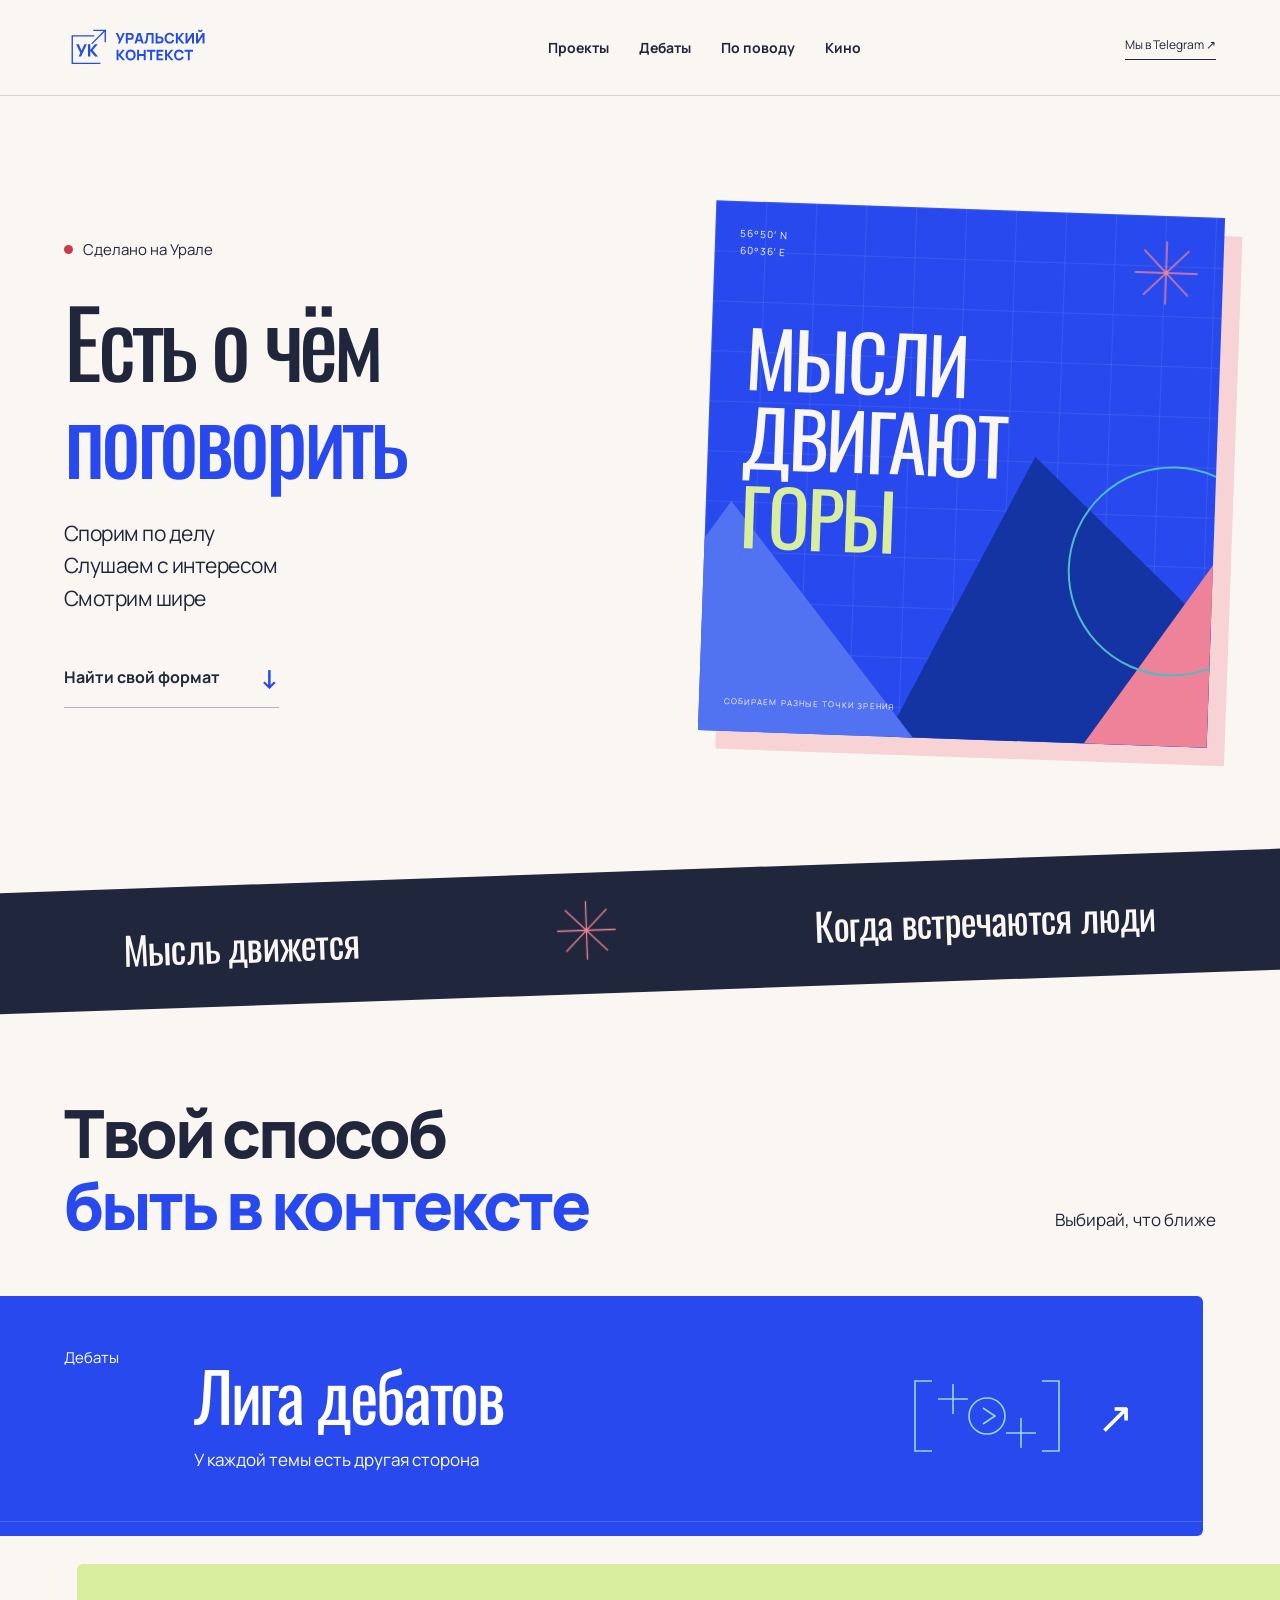
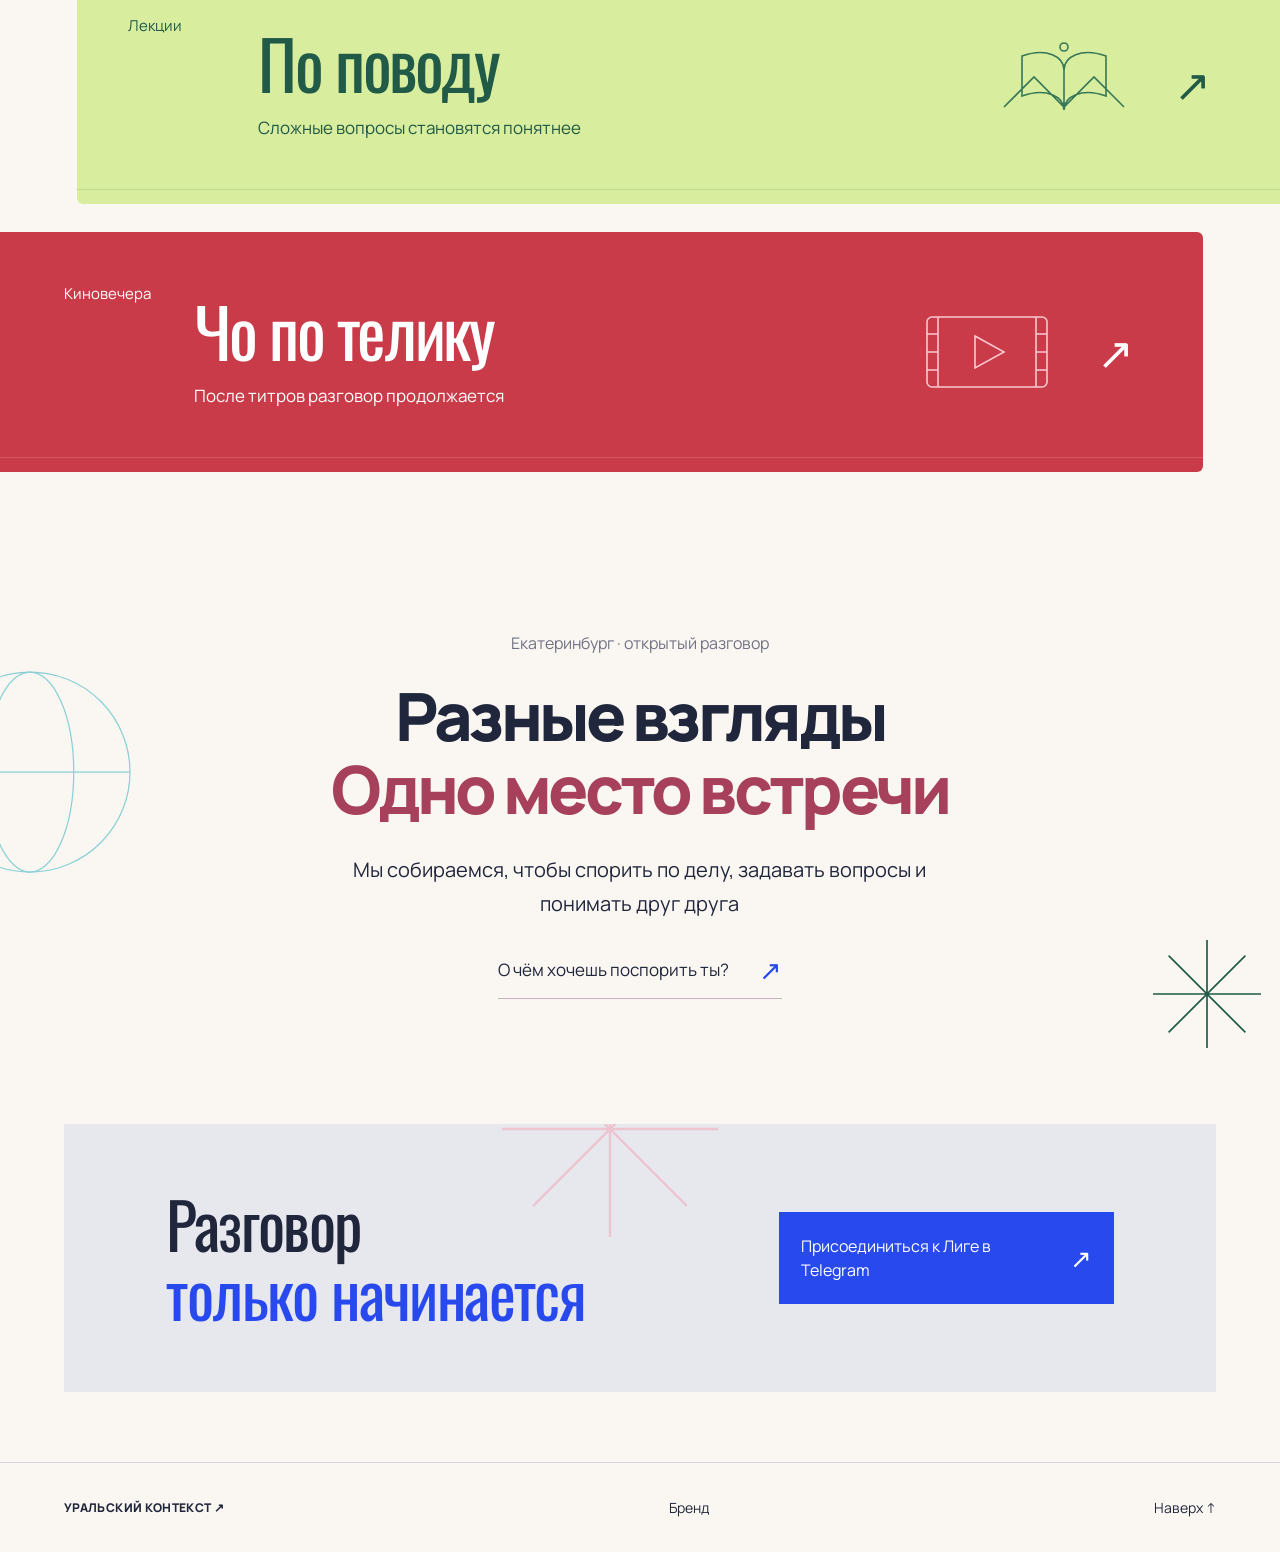
<file: index.html>
<!doctype html>
<html lang="ru"><head><meta charset="utf-8"><meta name="viewport" content="width=device-width,initial-scale=1"><meta name="description" content="Уральский контекст — дебаты, лекции и киновечера в Екатеринбурге"><title>Уральский контекст — есть о чём поговорить</title><link rel="stylesheet" href="style.css"><link rel="stylesheet" href="home.css?v=home-motion-1"><link rel="stylesheet" href="/projects.css?v=season4"></head><body class="home-page">
<header><a class="brand" href="/" aria-label="Уральский контекст — главная"><img class="site-logo" src="/brand-assets/logos/parent-primary.svg" alt="Уральский контекст"></a><nav aria-label="Основная навигация"><a href="/#projects">Проекты</a><a href="/league.html">Дебаты</a><a href="/lectures.html">По поводу</a><a href="/cinema.html">Кино</a></nav><a class="header-link" href="https://t.me/liga_debatov_ekb" target="_blank" rel="noopener">Мы в Telegram ↗</a></header>
<main class="home-main">
<section class="home-hero"><div class="home-hero-copy"><p class="home-place"><span></span> Сделано на Урале</p><h1>Есть о чём<br><span>поговорить</span></h1><p class="home-lead">Спорим по делу<br>Слушаем с интересом<br>Смотрим шире</p><a class="home-explore" href="#projects">Найти свой формат <span>↓</span></a></div><div class="hero-art home-mountain-art"><div class="art-grid"></div><div class="art-coordinates">56°50′ N<br>60°36′ E</div><div class="mountain m1"></div><div class="mountain m2"></div><div class="mountain m3"></div><div class="art-word">МЫСЛИ<br>ДВИГАЮТ<br><em>ГОРЫ</em></div><span class="art-bottom">СОБИРАЕМ РАЗНЫЕ ТОЧКИ ЗРЕНИЯ</span><span class="mountain-star" data-home-spin=".6"><svg viewBox="0 0 100 100" fill="none" aria-hidden="true"><path d="M50 5v90M5 50h90M18 18l64 64M18 82l64-64"/></svg></span><span class="mountain-orbit"></span></div></section>
<div class="home-separator" aria-hidden="true"><span>Мысль движется</span><span data-home-spin=".55"><svg viewBox="0 0 100 100" fill="none" aria-hidden="true"><path d="M50 5v90M5 50h90M18 18l64 64M18 82l64-64"/></svg></span><span>Когда встречаются люди</span></div>
<section id="projects" class="home-projects"><div class="home-projects-heading home-reveal"><h2>Твой способ<br><span>быть в контексте</span></h2><p>Выбирай, что ближе</p></div>
<div class="project-strips">
<a class="project-strip strip-debate from-left" href="/league.html"><span class="strip-kind">Дебаты</span><div class="strip-main"><h3>Лига дебатов</h3><p>У каждой темы есть другая сторона</p></div><svg class="strip-symbol" viewBox="0 0 160 100" aria-hidden="true"><path d="M25 15H8v70h17M135 15h17v70h-17M31 33h30M99 67h30M46 18v30M114 52v30"/><circle cx="80" cy="50" r="18"/><path d="M76 42l12 8-12 8"/></svg><span class="strip-open" aria-label="Открыть Лигу дебатов">↗</span></a>
<a class="project-strip strip-lecture from-right" href="/lectures.html"><span class="strip-kind">Лекции</span><div class="strip-main"><h3>По поводу</h3><p>Сложные вопросы становятся понятнее</p></div><svg class="strip-symbol" viewBox="0 0 160 100" aria-hidden="true"><path d="M20 73l30-30 30 30 30-30 30 30M38 22c25-9 42 1 42 14 0-13 17-23 42-14v40c-25-9-42 1-42 14 0-13-17-23-42-14zM80 36v40"/><circle cx="80" cy="13" r="4"/></svg><span class="strip-open" aria-label="Открыть По поводу">↗</span></a>
<a class="project-strip strip-cinema from-left" href="/cinema.html"><span class="strip-kind">Киновечера</span><div class="strip-main"><h3>Чо по телику</h3><p>После титров разговор продолжается</p></div><svg class="strip-symbol" viewBox="0 0 160 100" aria-hidden="true"><rect x="20" y="15" width="120" height="70" rx="5"/><path d="M68 34l29 16-29 16zM31 15v70M129 15v70M20 32h11M20 50h11M20 68h11M129 32h11M129 50h11M129 68h11"/></svg><span class="strip-open" aria-label="Открыть Чо по телику">↗</span></a>
</div></section>
<section id="about" class="home-about"><span class="about-orbit" data-home-spin="-.25" aria-hidden="true"><svg viewBox="0 0 200 200"><circle cx="100" cy="100" r="80"/><ellipse cx="100" cy="100" rx="35" ry="80"/><path d="M20 100h160"/></svg></span><div class="home-about-copy home-reveal"><p>Екатеринбург · открытый разговор</p><h2>Разные взгляды<br><span>Одно место встречи</span></h2><p class="home-about-text">Мы собираемся, чтобы спорить по делу, задавать вопросы и понимать друг друга</p><a href="/league.html?propose=1" class="home-topic-link">О чём хочешь поспорить ты? <span>↗</span></a></div><span class="about-star" data-home-spin=".5"><svg viewBox="0 0 100 100" fill="none" aria-hidden="true"><path d="M50 5v90M5 50h90M18 18l64 64M18 82l64-64"/></svg></span></section>
<section class="home-join home-reveal"><span class="join-spark" data-home-spin="-.4"><svg viewBox="0 0 100 100" fill="none" aria-hidden="true"><path d="M50 5v90M5 50h90M18 18l64 64M18 82l64-64"/></svg></span><h2>Разговор<br><span>только начинается</span></h2><a href="https://t.me/liga_debatov_ekb" target="_blank" rel="noopener">Присоединиться к Лиге в Telegram <span>↗</span></a></section>
</main><footer><a class="brand" href="/">УРАЛЬСКИЙ КОНТЕКСТ ↗</a><a href="/brand.html">Бренд</a><a href="#">Наверх ↑</a></footer><script src="home.js?v=home-motion-1"></script></body></html>
</file>
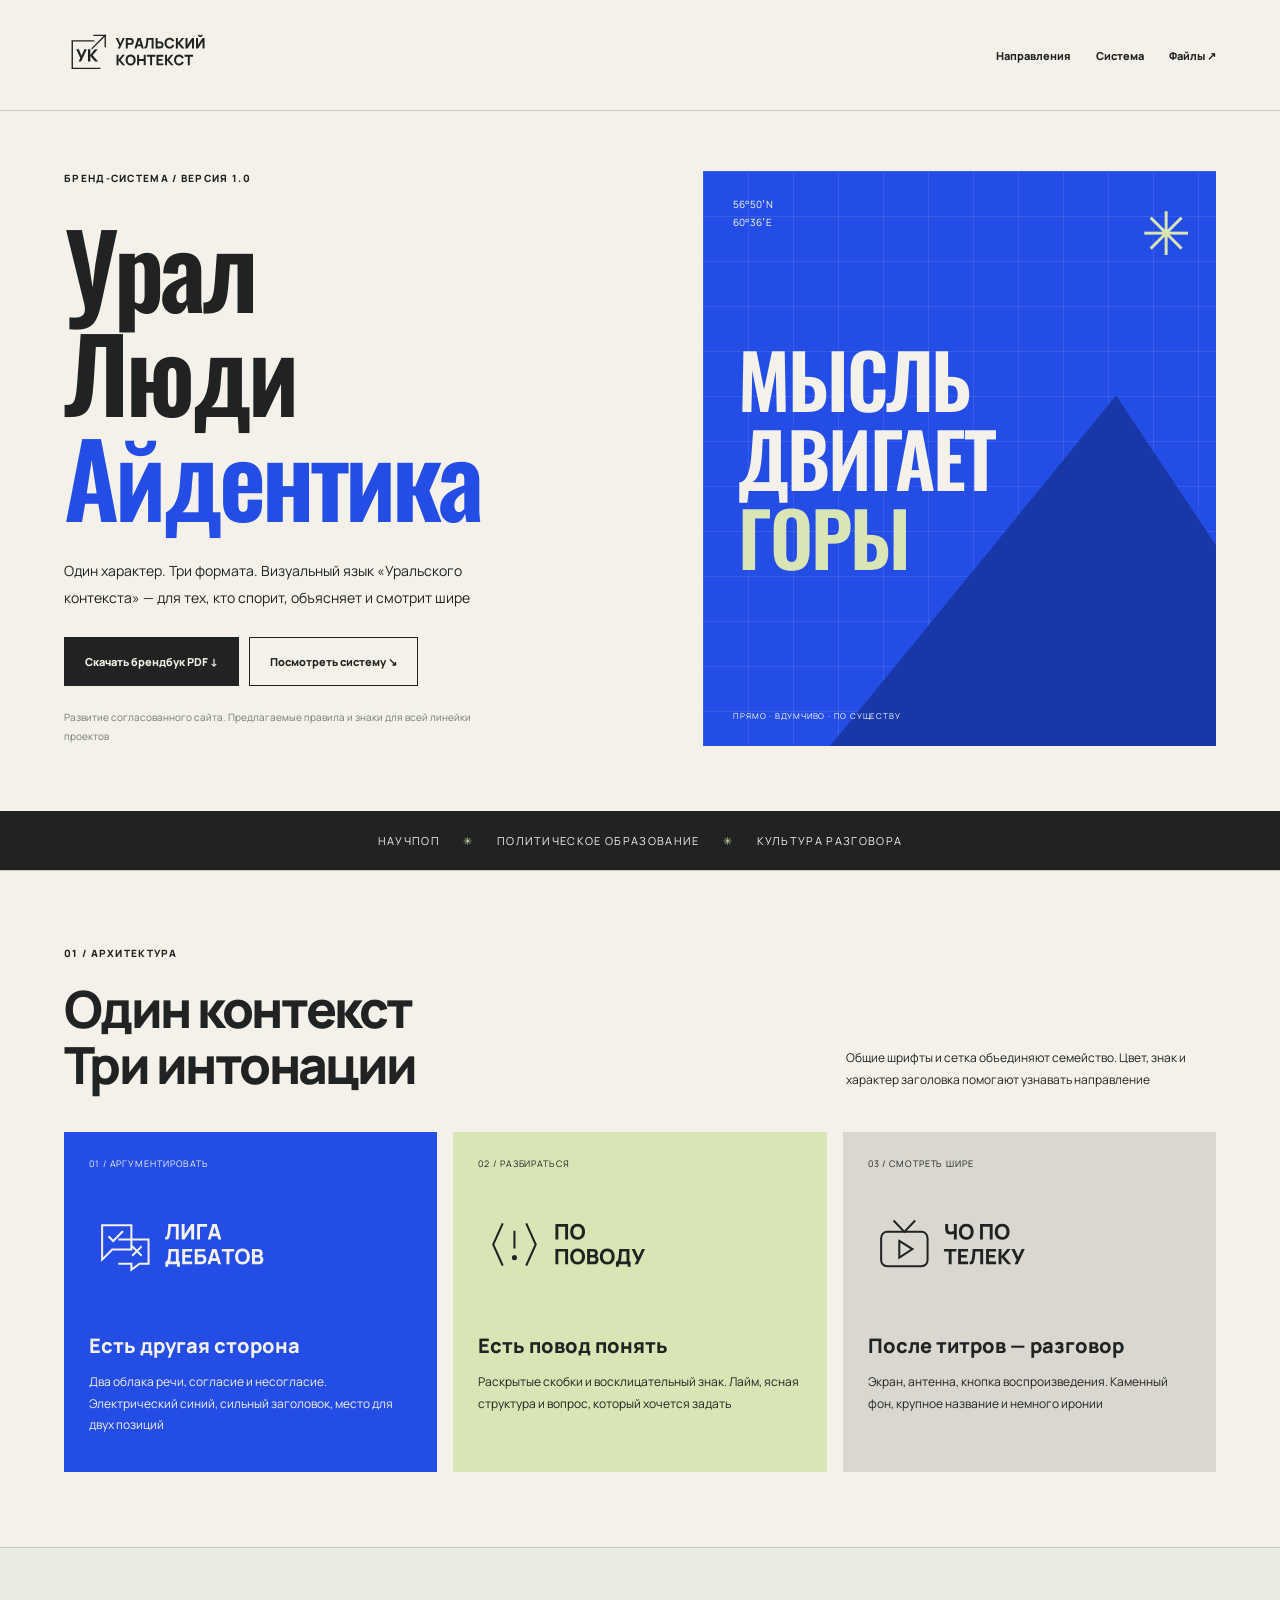
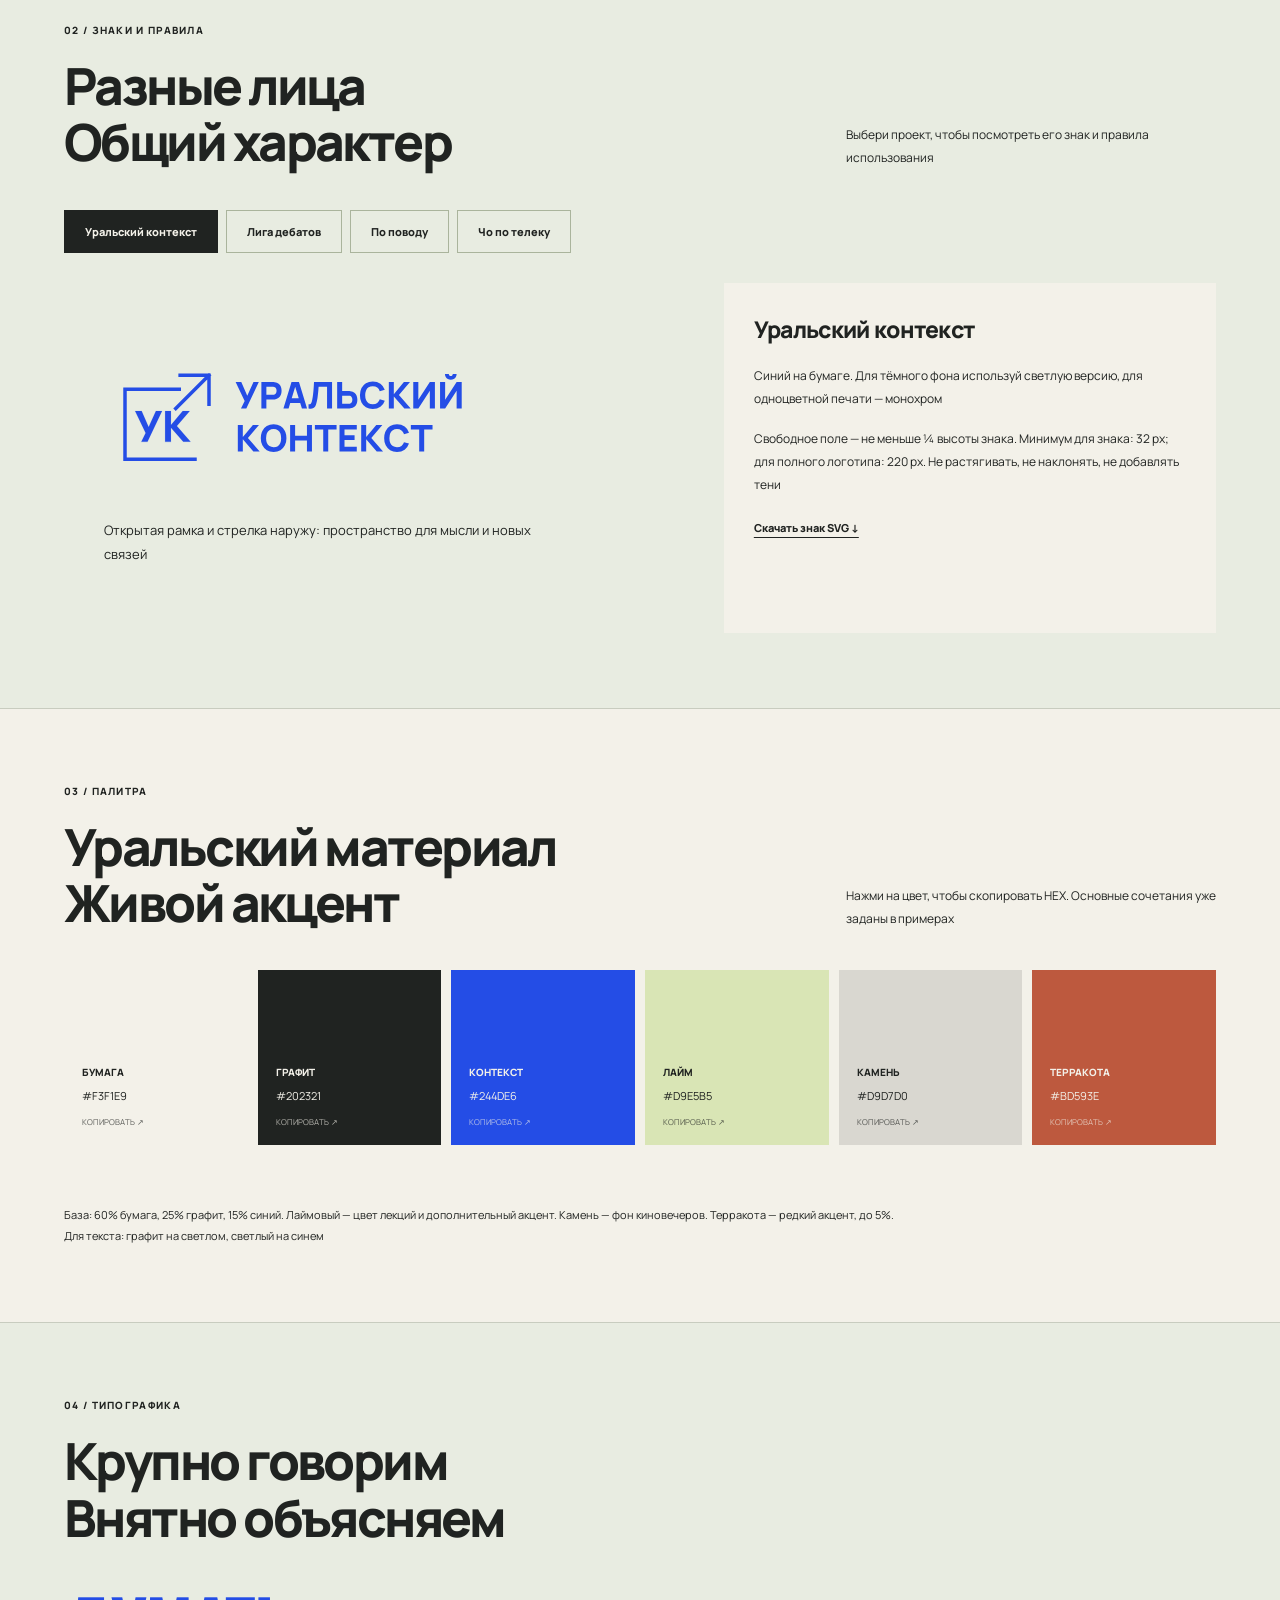
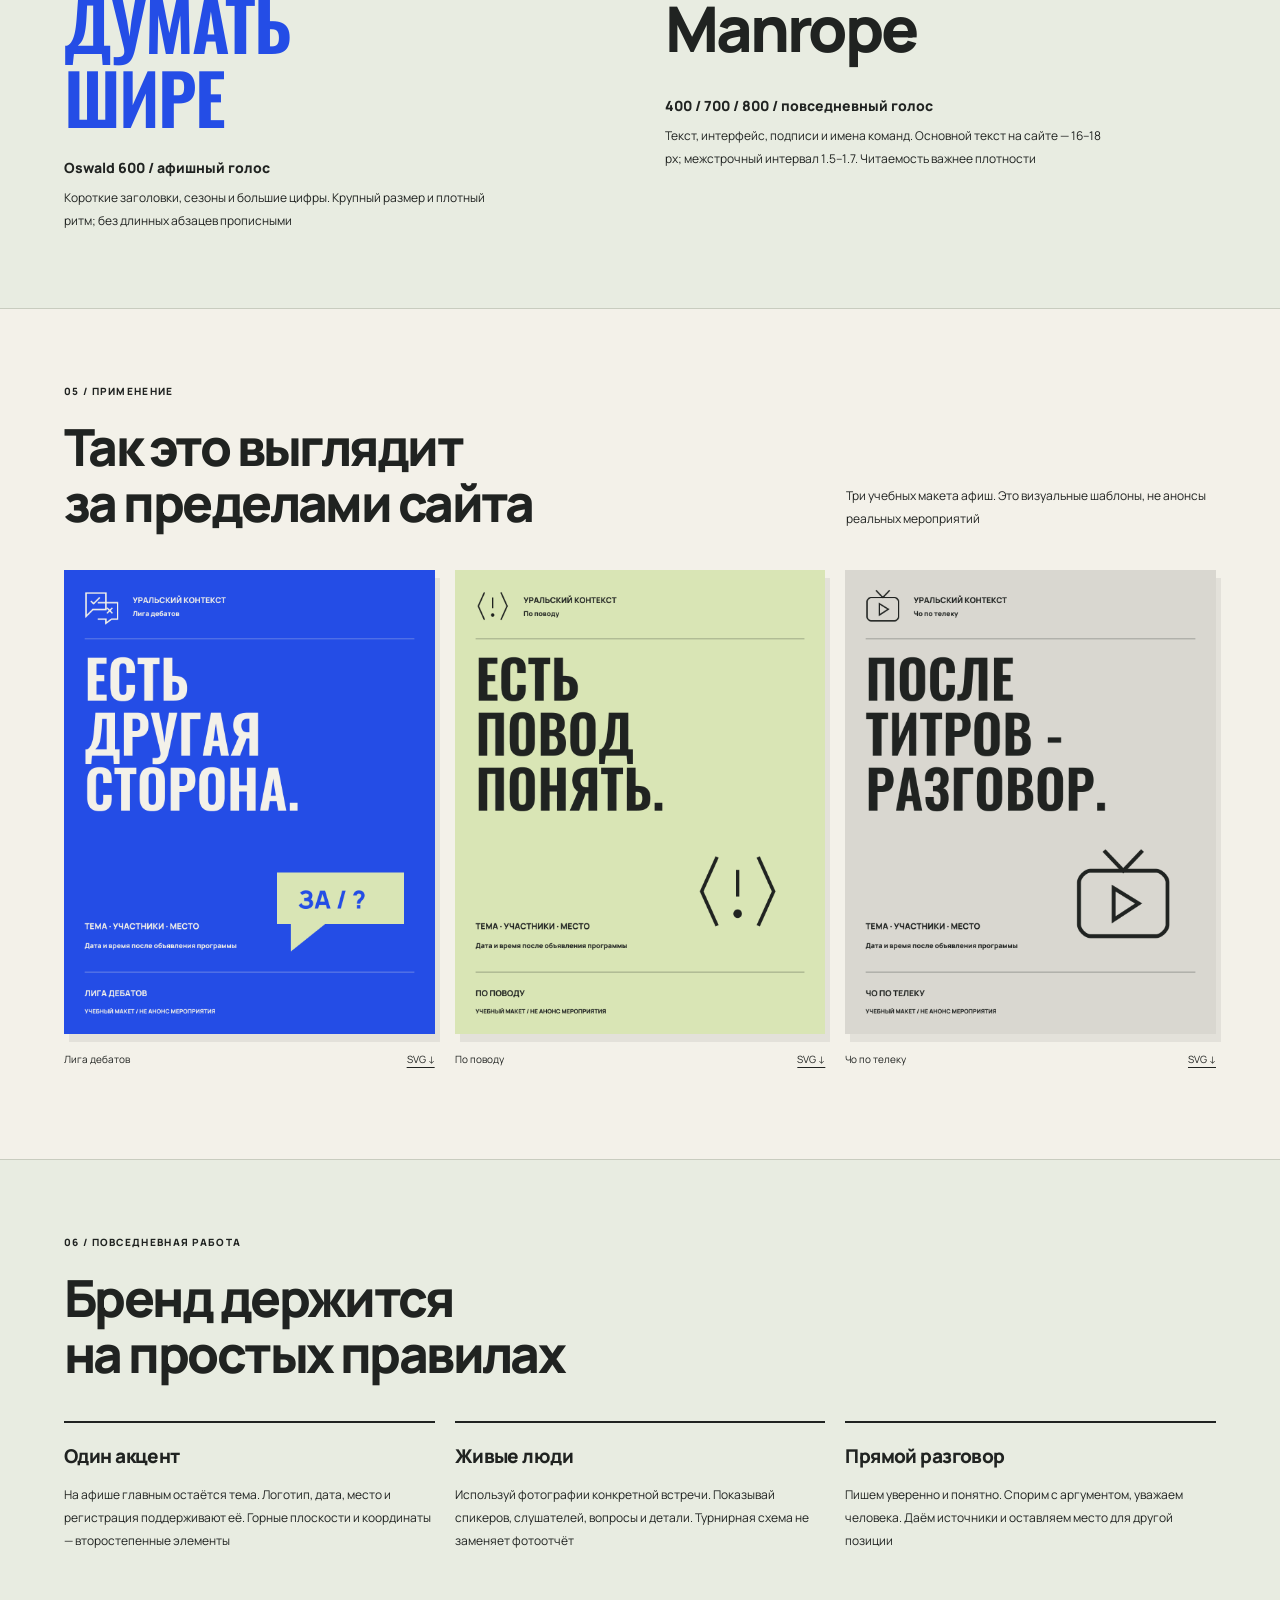
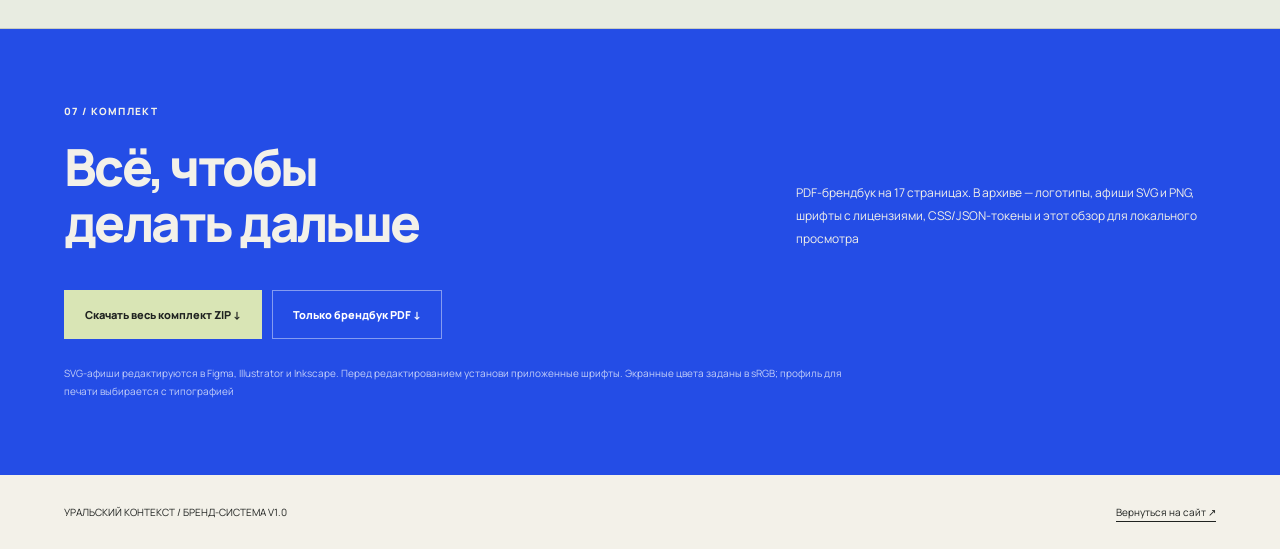
<file: brand.html>
<!doctype html><html lang="ru"><head><meta charset="utf-8"><meta name="viewport" content="width=device-width,initial-scale=1"><title>Брендбук — Уральский контекст</title><meta name="description" content="Бренд-система Уральского контекста: Лига дебатов, По поводу, Чо по телеку. Знаки, цвета, шрифты и шаблоны."><style>
@font-face{font-family:Manrope;src:url('brand-assets/fonts/Manrope-400.ttf')}@font-face{font-family:Manrope;src:url('brand-assets/fonts/Manrope-800.ttf');font-weight:800}@font-face{font-family:Oswald;src:url('brand-assets/fonts/Oswald-600.ttf');font-weight:600}
:root{--paper:#f3f1e9;--ink:#202321;--blue:#244de6;--green:#d9e5b5;--stone:#d9d7d0}*{box-sizing:border-box}html{scroll-behavior:smooth;scroll-padding-top:25px}body{margin:0;background:var(--paper);color:var(--ink);font-family:Manrope,Arial,sans-serif}a{color:inherit;text-decoration:none}button{font:inherit;cursor:pointer;color:inherit}button:focus-visible,a:focus-visible{outline:3px solid #bd593e;outline-offset:5px}h1,h2,h3,p{margin:0}header{padding:25px 5%;display:flex;justify-content:space-between;align-items:center;border-bottom:1px solid #c8ccbf;gap:20px}header img{width:220px}header nav{display:flex;gap:25px;font-size:11px;font-weight:800}.wrap{max-width:1440px;margin:auto}.hero{display:grid;grid-template-columns:1.15fr 1fr;padding:60px 5% 65px;gap:50px}.eyebrow{font-size:10px;letter-spacing:.13em;font-weight:800}.hero h1{font-family:Oswald,sans-serif;font-weight:600;font-size:clamp(70px,8vw,126px);line-height:1.02;letter-spacing:-.04em;margin:30px 0}.hero h1 span{color:var(--blue)}.hero p{font-size:14px;line-height:1.9;max-width:440px}.hero .note{font-size:10px;margin-top:22px;color:#747e69}.hero-art{background:var(--blue);position:relative;min-height:520px;overflow:hidden;display:flex;align-items:center;padding:35px}.hero-art:before{content:'';position:absolute;inset:0;background-image:linear-gradient(#ffffff16 1px,transparent 1px),linear-gradient(90deg,#ffffff16 1px,transparent 1px);background-size:45px 45px}.mountain{position:absolute;bottom:-30px;left:20%;width:110%;height:380px;background:#1838a7;clip-path:polygon(0 100%,55% 0,100% 100%)}.hero-art h2{position:relative;font-family:Oswald,sans-serif;font-size:75px;line-height:1.05;color:var(--paper);font-weight:600;letter-spacing:-.03em}.hero-art h2 span{color:var(--green)}.coords{position:absolute;top:24px;left:30px;color:white;font-size:10px;line-height:1.8}.star{position:absolute;right:25px;top:20px;font-size:60px;color:var(--green)}.hero-art small{position:absolute;left:30px;bottom:25px;color:white;letter-spacing:.1em;font-size:8px}.actions{display:flex;gap:10px;flex-wrap:wrap;margin-top:25px}.button{display:inline-block;padding:16px 20px;font-size:11px;font-weight:800;background:var(--ink);color:var(--paper);border:1px solid var(--ink)}.button.secondary{color:var(--ink);background:transparent}.strip{background:var(--ink);color:var(--paper);padding:22px;text-align:center;font-size:11px;letter-spacing:.12em}.strip span{color:var(--green);margin:0 20px}.section{padding:75px 5%;border-top:1px solid #c8ccbf}h2{font-size:clamp(32px,4vw,56px);line-height:1.1;letter-spacing:-.05em;font-weight:800}.section-head{display:flex;justify-content:space-between;gap:40px;align-items:end;margin:20px 0 40px}.section-head p{max-width:370px;font-size:12px;line-height:1.9}.family{display:grid;grid-template-columns:repeat(3,1fr);gap:16px}.family-card{padding:25px;min-height:340px;display:flex;flex-direction:column}.family-card img{width:100%;height:90px;object-fit:contain;margin:30px 0}.family-card small{font-size:9px;letter-spacing:.1em}.family-card h3{font-size:20px;margin:12px 0}.family-card p{font-size:12px;line-height:1.8}.debates{background:var(--blue);color:var(--paper)}.lectures{background:var(--green)}.cinema{background:var(--stone)}.system{background:#e8ece1}.tabs{display:flex;flex-wrap:wrap;gap:8px;margin:30px 0}.tabs button{padding:13px 20px;border:1px solid #aab49c;background:transparent;font-size:11px;font-weight:800}.tabs button[aria-selected=true]{background:var(--ink);color:var(--paper);border-color:var(--ink)}.identity{display:grid;grid-template-columns:1.3fr 1fr;gap:20px}.identity-display{padding:40px;min-height:350px;display:flex;flex-direction:column;justify-content:center}.identity-display img{width:100%;max-width:580px}.identity-display p{font-size:13px;line-height:1.8;margin-top:30px;max-width:450px}.identity-rules{padding:30px;background:var(--paper)}.identity-rules h3{font-size:23px;letter-spacing:-.03em;margin-bottom:20px}.identity-rules p{font-size:12px;line-height:1.9;margin-bottom:18px}.identity-rules>a{font-size:11px;text-decoration:underline;text-underline-offset:5px;font-weight:800}.swatches{display:grid;grid-template-columns:repeat(6,1fr);gap:10px}.swatch{border:0;padding:18px;min-height:175px;text-align:left;display:flex;flex-direction:column;justify-content:end}.swatch b{font-size:10px}.swatch span{font-size:11px;margin-top:9px}.swatch small{font-size:8px;opacity:.7;margin-top:13px}.palette-note{font-size:11px;line-height:1.9;margin-top:25px;max-width:830px}#copy-status{min-height:20px;font-size:11px;color:var(--blue);margin-top:15px}.type-grid{display:grid;grid-template-columns:1fr 1fr;gap:50px;margin-top:40px}.type-display{font:600 70px/1.06 Oswald,sans-serif;color:var(--blue);letter-spacing:-.03em}.type-manrope{font-size:63px;font-weight:800;letter-spacing:-.05em}.type-grid h3{font-size:14px;margin:25px 0 10px}.type-grid p{font-size:12px;line-height:1.9;max-width:440px}.posters{display:grid;grid-template-columns:repeat(3,1fr);gap:20px}.posters img{display:block;width:100%;height:auto;box-shadow:5px 8px 0 #20232113}.poster-label{display:flex;justify-content:space-between;font-size:10px;margin:18px 0}.poster-label a{text-decoration:underline;text-underline-offset:4px}.rule-grid{display:grid;grid-template-columns:repeat(3,1fr);gap:20px;margin-top:40px}.rule{border-top:2px solid var(--ink);padding-top:20px}.rule h3{font-size:19px;margin-bottom:15px;letter-spacing:-.03em}.rule p{font-size:12px;line-height:1.9}.downloads{background:var(--blue);color:var(--paper)}.downloads .section-head p{max-width:420px}.downloads .button{background:var(--green);border-color:var(--green);color:var(--ink)}.downloads .secondary{background:transparent;border-color:#ffffff70;color:white}.downloads small{display:block;font-size:10px;line-height:1.8;margin-top:25px;max-width:800px;color:#ffffffba}footer{padding:30px 5%;display:flex;justify-content:space-between;gap:20px;font-size:10px}footer>a{text-decoration:underline;text-underline-offset:5px}
@media(max-width:850px){.hero{gap:25px}.hero-art{min-height:470px;padding:25px}.hero-art h2{font-size:60px}.family-card{padding:20px}.swatches{grid-template-columns:repeat(3,1fr)}.identity{grid-template-columns:1fr}.type-grid{gap:25px}.type-display{font-size:56px}.type-manrope{font-size:48px}.section-head p{max-width:280px}.posters{gap:12px}}
@media(max-width:600px){header{padding:20px 6%}header img{width:180px}header nav>a:first-child{display:none}header nav{gap:12px;font-size:10px}.hero{grid-template-columns:1fr;padding:35px 6%;gap:30px}.hero h1{font-size:80px}.hero-art{min-height:380px}.hero-art h2{font-size:67px}.section{padding:50px 6%}.section-head{display:block;margin-bottom:25px}.section-head p{max-width:none;margin-top:20px}.family{grid-template-columns:1fr}.family-card{min-height:280px}.family-card img{max-width:350px;margin:15px 0}.swatches{grid-template-columns:repeat(2,1fr)}.swatch{min-height:150px}.type-grid{grid-template-columns:1fr;gap:35px}.posters{grid-template-columns:1fr;gap:25px}.rule-grid{grid-template-columns:1fr}.identity-display{padding:22px;min-height:270px}.identity-rules{padding:22px}.strip{font-size:9px;line-height:2}.strip span{margin:0 8px}.tabs button{padding:12px;font-size:10px}footer{flex-wrap:wrap;line-height:1.8}}
@media(prefers-reduced-motion:reduce){html{scroll-behavior:auto}}
</style></head><body><div class="wrap"><header><a href="/" aria-label="Главная Уральского контекста"><img src="brand-assets/logos/parent-mono.svg" alt="Уральский контекст"></a><nav><a href="#family">Направления</a><a href="#rules">Система</a><a href="#downloads">Файлы ↗</a></nav></header><main><section class="hero"><div><div class="eyebrow">БРЕНД-СИСТЕМА / ВЕРСИЯ 1.0</div><h1>Урал<br>Люди<br><span>Айдентика</span></h1><p>Один характер. Три формата. Визуальный язык «Уральского контекста» — для тех, кто спорит, объясняет и смотрит шире</p><div class="actions"><a class="button" href="brand-assets/Brandbook.pdf" download>Скачать брендбук PDF ↓</a><a class="button secondary" href="#family">Посмотреть систему ↘</a></div><p class="note">Развитие согласованного сайта. Предлагаемые правила и знаки для всей линейки проектов</p></div><div class="hero-art"><span class="coords">56°50′ N<br>60°36′ E</span><div class="mountain"></div><h2>МЫСЛЬ<br>ДВИГАЕТ<br><span>ГОРЫ</span></h2><span class="star">✳</span><small>ПРЯМО · ВДУМЧИВО · ПО СУЩЕСТВУ</small></div></section><div class="strip">НАУЧПОП <span>✳</span> ПОЛИТИЧЕСКОЕ ОБРАЗОВАНИЕ <span>✳</span> КУЛЬТУРА РАЗГОВОРА</div>
<section class="section" id="family"><div class="eyebrow">01 / АРХИТЕКТУРА</div><div class="section-head"><h2>Один контекст<br>Три интонации</h2><p>Общие шрифты и сетка объединяют семейство. Цвет, знак и характер заголовка помогают узнавать направление</p></div><div class="family"><article class="family-card debates"><small>01 / АРГУМЕНТИРОВАТЬ</small><img src="brand-assets/logos/debates-negative.svg" alt="Новый знак Лиги дебатов"><h3>Есть другая сторона</h3><p>Два облака речи, согласие и несогласие. Электрический синий, сильный заголовок, место для двух позиций</p></article><article class="family-card lectures"><small>02 / РАЗБИРАТЬСЯ</small><img src="brand-assets/logos/lectures-mono.svg" alt="По поводу — лекции"><h3>Есть повод понять</h3><p>Раскрытые скобки и восклицательный знак. Лайм, ясная структура и вопрос, который хочется задать</p></article><article class="family-card cinema"><small>03 / СМОТРЕТЬ ШИРЕ</small><img src="brand-assets/logos/cinema-mono.svg" alt="Чо по телеку — киновечера"><h3>После титров — разговор</h3><p>Экран, антенна, кнопка воспроизведения. Каменный фон, крупное название и немного иронии</p></article></div></section>
<section class="section system" id="rules"><div class="eyebrow">02 / ЗНАКИ И ПРАВИЛА</div><div class="section-head"><h2>Разные лица<br>Общий характер</h2><p>Выбери проект, чтобы посмотреть его знак и правила использования</p></div><div class="tabs" role="tablist" aria-label="Идентичности проектов"><button id="brand-tab-parent" role="tab" aria-selected="true" aria-controls="identity" data-brand="parent">Уральский контекст</button><button id="brand-tab-debates" role="tab" aria-selected="false" aria-controls="identity" data-brand="debates">Лига дебатов</button><button id="brand-tab-lectures" role="tab" aria-selected="false" aria-controls="identity" data-brand="lectures">По поводу</button><button id="brand-tab-cinema" role="tab" aria-selected="false" aria-controls="identity" data-brand="cinema">Чо по телеку</button></div><div class="identity" id="identity" role="tabpanel" aria-labelledby="brand-tab-parent" aria-live="polite"><div class="identity-display" id="identity-display"><img id="identity-logo" src="brand-assets/logos/parent-primary.svg" alt="Логотип Уральского контекста"><p id="identity-copy">Открытая рамка и стрелка наружу: пространство для мысли и новых связей</p></div><div class="identity-rules"><h3 id="identity-title">Уральский контекст</h3><p id="identity-rule">Синий на бумаге. Для тёмного фона используй светлую версию, для одноцветной печати — монохром</p><p>Свободное поле — не меньше ¼ высоты знака. Минимум для знака: 32 px; для полного логотипа: 220 px. Не растягивать, не наклонять, не добавлять тени</p><a id="identity-download" href="brand-assets/logos/parent-primary.svg" download>Скачать знак SVG ↓</a></div></div></section>
<section class="section"><div class="eyebrow">03 / ПАЛИТРА</div><div class="section-head"><h2>Уральский материал<br>Живой акцент</h2><p>Нажми на цвет, чтобы скопировать HEX. Основные сочетания уже заданы в примерах</p></div><div class="swatches"><button class="swatch" data-color="#F3F1E9" style="background:#F3F1E9;color:#202321" aria-label="Скопировать БУМАГА: #F3F1E9"><b>БУМАГА</b><span>#F3F1E9</span><small>КОПИРОВАТЬ ↗</small></button><button class="swatch" data-color="#202321" style="background:#202321;color:#F3F1E9" aria-label="Скопировать ГРАФИТ: #202321"><b>ГРАФИТ</b><span>#202321</span><small>КОПИРОВАТЬ ↗</small></button><button class="swatch" data-color="#244DE6" style="background:#244DE6;color:#F3F1E9" aria-label="Скопировать КОНТЕКСТ: #244DE6"><b>КОНТЕКСТ</b><span>#244DE6</span><small>КОПИРОВАТЬ ↗</small></button><button class="swatch" data-color="#D9E5B5" style="background:#D9E5B5;color:#202321" aria-label="Скопировать ЛАЙМ: #D9E5B5"><b>ЛАЙМ</b><span>#D9E5B5</span><small>КОПИРОВАТЬ ↗</small></button><button class="swatch" data-color="#D9D7D0" style="background:#D9D7D0;color:#202321" aria-label="Скопировать КАМЕНЬ: #D9D7D0"><b>КАМЕНЬ</b><span>#D9D7D0</span><small>КОПИРОВАТЬ ↗</small></button><button class="swatch" data-color="#BD593E" style="background:#BD593E;color:#F3F1E9" aria-label="Скопировать ТЕРРАКОТА: #BD593E"><b>ТЕРРАКОТА</b><span>#BD593E</span><small>КОПИРОВАТЬ ↗</small></button></div><div id="copy-status" role="status" aria-live="polite"></div><p class="palette-note">База: 60% бумага, 25% графит, 15% синий. Лаймовый — цвет лекций и дополнительный акцент. Камень — фон киновечеров. Терракота — редкий акцент, до 5%. Для текста: графит на светлом, светлый на синем</p></section>
<section class="section system"><div class="eyebrow">04 / ТИПОГРАФИКА</div><div class="section-head"><h2>Крупно говорим<br>Внятно объясняем</h2></div><div class="type-grid"><div><div class="type-display">ДУМАТЬ<br>ШИРЕ</div><h3>Oswald 600 / афишный голос</h3><p>Короткие заголовки, сезоны и большие цифры. Крупный размер и плотный ритм; без длинных абзацев прописными</p></div><div><div class="type-manrope">Manrope</div><h3>400 / 700 / 800 / повседневный голос</h3><p>Текст, интерфейс, подписи и имена команд. Основной текст на сайте — 16–18 px; межстрочный интервал 1.5–1.7. Читаемость важнее плотности</p></div></div></section>
<section class="section"><div class="eyebrow">05 / ПРИМЕНЕНИЕ</div><div class="section-head"><h2>Так это выглядит<br>за пределами сайта</h2><p>Три учебных макета афиш. Это визуальные шаблоны, не анонсы реальных мероприятий</p></div><div class="posters"><article><img src="brand-assets/templates/debates-poster.png" alt="Учебная афиша Лига дебатов"><div class="poster-label"><span>Лига дебатов</span><a href="brand-assets/templates/debates-poster-1080x1350.svg" download>SVG ↓</a></div></article><article><img src="brand-assets/templates/lectures-poster.png" alt="Учебная афиша По поводу"><div class="poster-label"><span>По поводу</span><a href="brand-assets/templates/lectures-poster-1080x1350.svg" download>SVG ↓</a></div></article><article><img src="brand-assets/templates/cinema-poster.png" alt="Учебная афиша Чо по телеку"><div class="poster-label"><span>Чо по телеку</span><a href="brand-assets/templates/cinema-poster-1080x1350.svg" download>SVG ↓</a></div></article></div></section>
<section class="section system"><div class="eyebrow">06 / ПОВСЕДНЕВНАЯ РАБОТА</div><div class="section-head"><h2>Бренд держится<br>на простых правилах</h2></div><div class="rule-grid"><article class="rule"><h3>Один акцент</h3><p>На афише главным остаётся тема. Логотип, дата, место и регистрация поддерживают её. Горные плоскости и координаты — второстепенные элементы</p></article><article class="rule"><h3>Живые люди</h3><p>Используй фотографии конкретной встречи. Показывай спикеров, слушателей, вопросы и детали. Турнирная схема не заменяет фотоотчёт</p></article><article class="rule"><h3>Прямой разговор</h3><p>Пишем уверенно и понятно. Спорим с аргументом, уважаем человека. Даём источники и оставляем место для другой позиции</p></article></div></section>
<section class="section downloads" id="downloads"><div class="eyebrow">07 / КОМПЛЕКТ</div><div class="section-head"><h2>Всё, чтобы<br>делать дальше</h2><p>PDF-брендбук на 17 страницах. В архиве — логотипы, афиши SVG и PNG, шрифты с лицензиями, CSS/JSON-токены и этот обзор для локального просмотра</p></div><div class="actions"><a class="button" href="brand-assets/brand-kit.zip" download>Скачать весь комплект ZIP ↓</a><a class="button secondary" href="brand-assets/Brandbook.pdf" download>Только брендбук PDF ↓</a></div><small>SVG-афиши редактируются в Figma, Illustrator и Inkscape. Перед редактированием установи приложенные шрифты. Экранные цвета заданы в sRGB; профиль для печати выбирается с типографией</small></section></main><footer><span>УРАЛЬСКИЙ КОНТЕКСТ / БРЕНД-СИСТЕМА V1.0</span><a href="/">Вернуться на сайт ↗</a></footer></div><script>
const identities={parent:{title:'Уральский контекст',bg:'#F3F1E9',fg:'#202321',variant:'primary',copy:'Открытая рамка и стрелка наружу: пространство для мысли и новых связей.',rule:'Синий на бумаге. Для тёмного фона используй светлую версию, для одноцветной печати — монохром.'},debates:{title:'Лига дебатов',bg:'#244DE6',fg:'#F3F1E9',variant:'negative',copy:'Два облака речи: позиции встречаются в одном пространстве.',rule:'Синий — основной цвет. Лайм выделяет вопрос или победителя. Заголовок держит напряжение, но не превращает спор в конфликт.'},lectures:{title:'По поводу',bg:'#D9E5B5',fg:'#202321',variant:'mono',copy:'Восклицательный знак в открытых скобках: заметить, понять, продолжить.',rule:'Лаймовый фон и графитовый текст. Синий оставляем для даты, ссылок и навигации. В центре — вопрос, тема и спикер.'},cinema:{title:'Чо по телеку',bg:'#D9D7D0',fg:'#202321',variant:'mono',copy:'Экран и кнопка воспроизведения. После фильма начинается разговор.',rule:'Камень и графит. Терракота допустима как небольшая метка. На афише — фильм, год, режиссёр, тема обсуждения, дата и место.'}};
function selectBrand(key){const d=identities[key];document.querySelectorAll('[data-brand]').forEach(b=>{b.setAttribute('aria-selected',b.dataset.brand===key);b.tabIndex=b.dataset.brand===key?0:-1});document.querySelector('#identity').setAttribute('aria-labelledby','brand-tab-'+key);const display=document.querySelector('#identity-display');display.style.background=d.bg;display.style.color=d.fg;document.querySelector('#identity-logo').src='brand-assets/logos/'+key+'-'+d.variant+'.svg';document.querySelector('#identity-logo').alt='Логотип: '+d.title;document.querySelector('#identity-copy').textContent=d.copy;document.querySelector('#identity-title').textContent=d.title;document.querySelector('#identity-rule').textContent=d.rule;document.querySelector('#identity-download').href='brand-assets/logos/'+key+'-primary.svg'}
document.querySelectorAll('[data-brand]').forEach(b=>b.onclick=()=>selectBrand(b.dataset.brand));document.querySelector('.tabs').addEventListener('keydown',e=>{if(!['ArrowLeft','ArrowRight','Home','End'].includes(e.key))return;e.preventDefault();const bs=[...document.querySelectorAll('[data-brand]')];let n=bs.findIndex(b=>b.getAttribute('aria-selected')==='true');n=e.key==='Home'?0:e.key==='End'?bs.length-1:(n+(e.key==='ArrowRight'?1:-1)+bs.length)%bs.length;selectBrand(bs[n].dataset.brand);bs[n].focus()});
document.querySelectorAll('[data-color]').forEach(b=>b.onclick=async()=>{const value=b.dataset.color;try{await navigator.clipboard.writeText(value);document.querySelector('#copy-status').textContent='Скопировано: '+value}catch{document.querySelector('#copy-status').textContent='HEX цвета: '+value+' — выдели и скопируй'}});
</script></body></html>
</file>
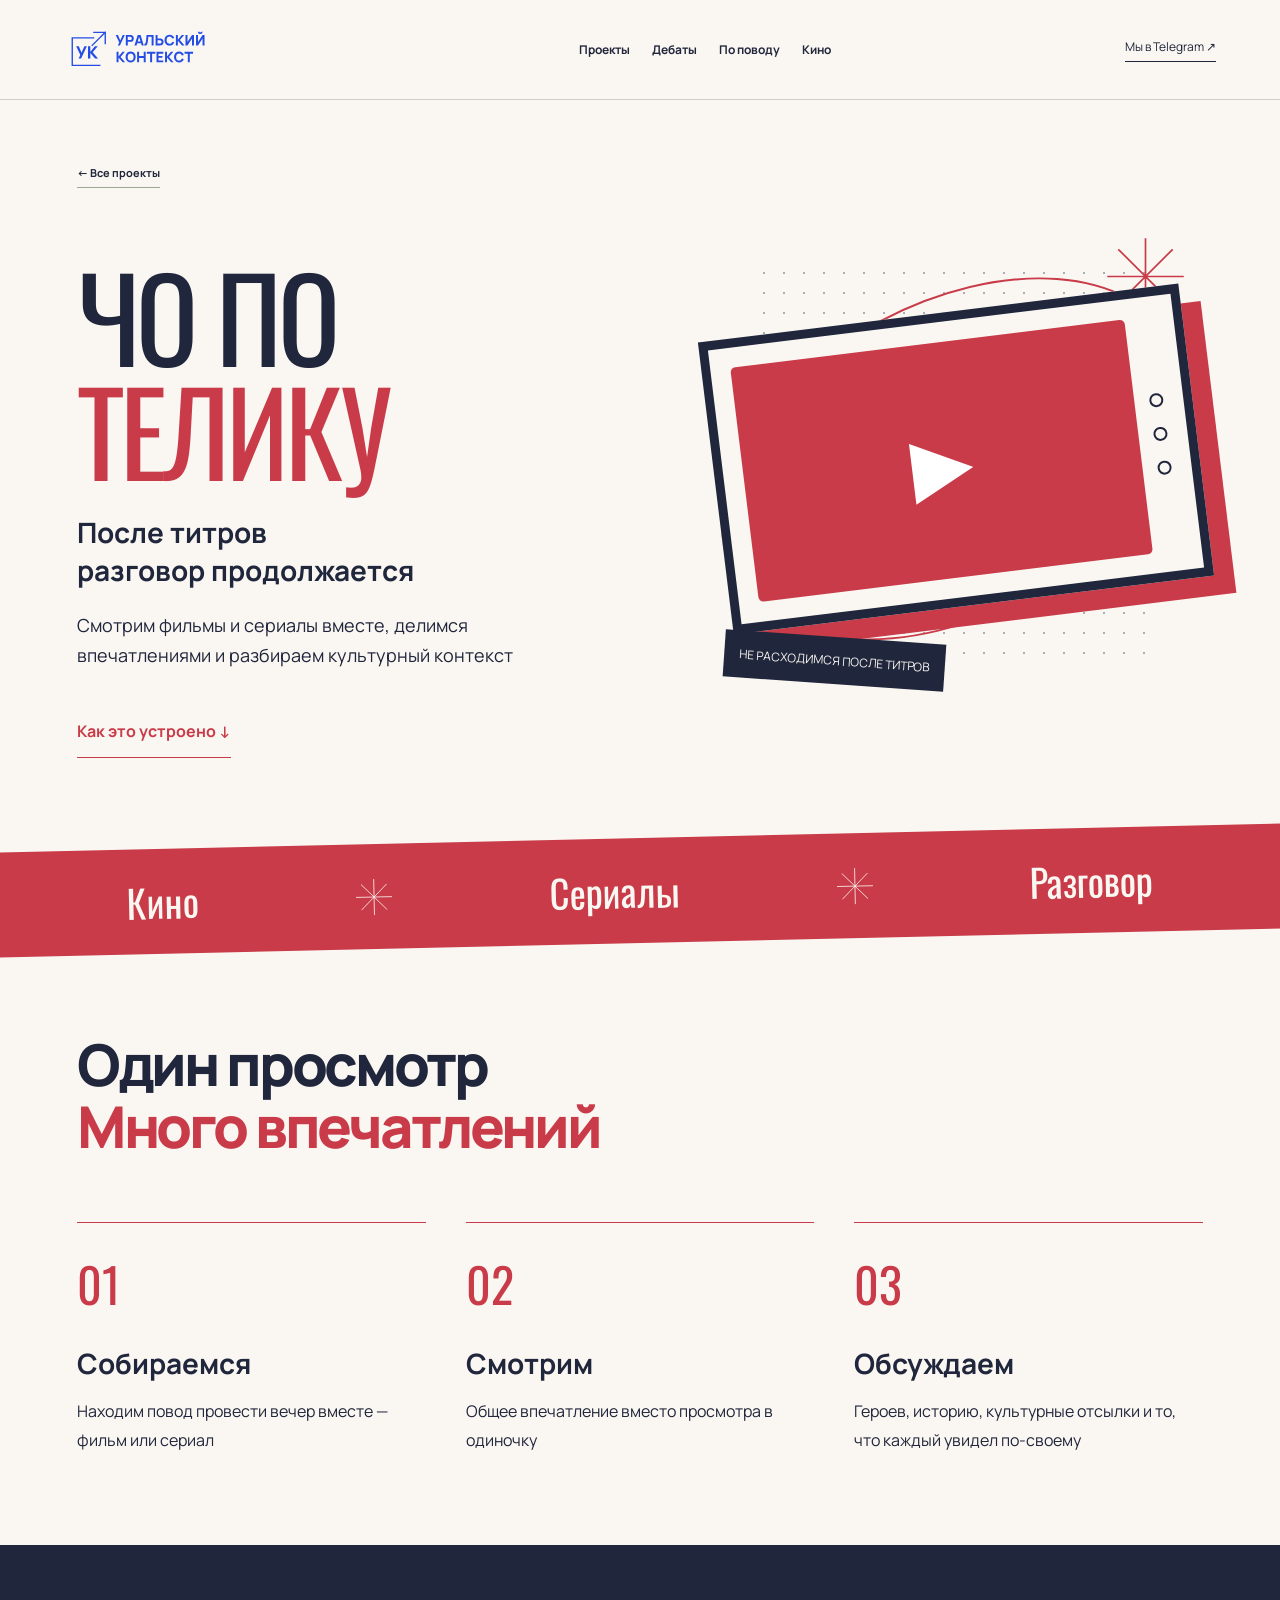
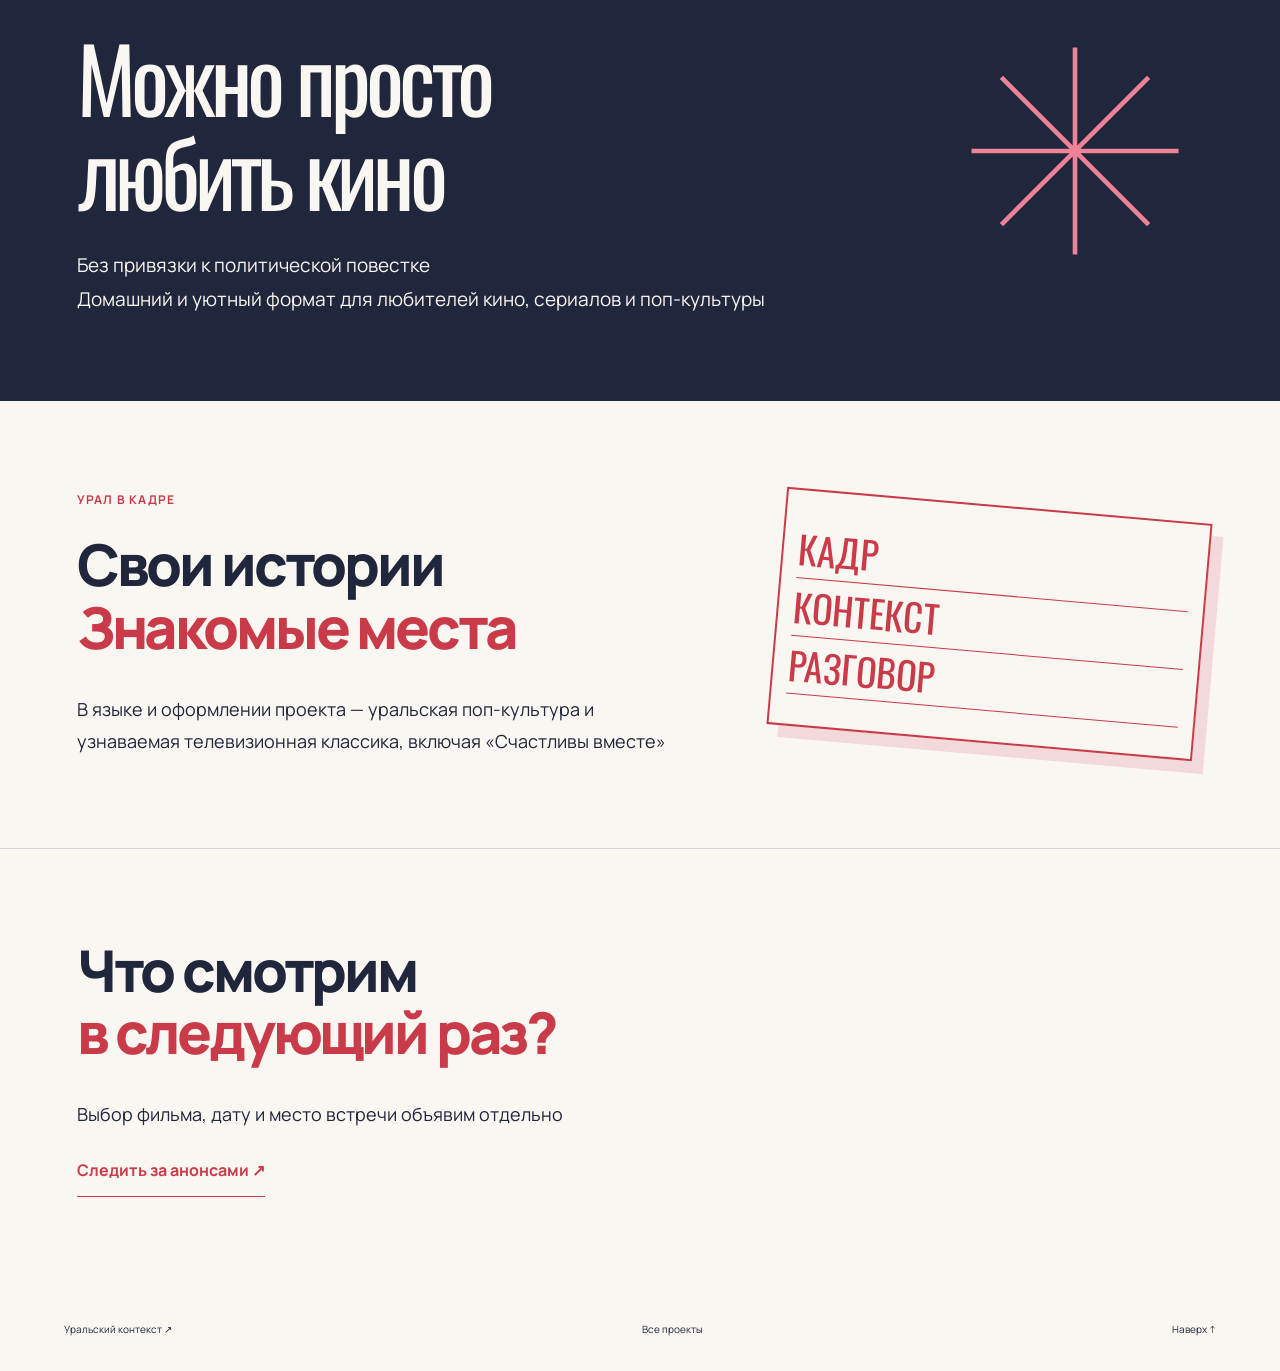
<file: cinema.html>
<!doctype html><html lang="ru"><head><meta charset="utf-8"><meta name="viewport" content="width=device-width,initial-scale=1"><meta name="description" content="Чо по телику — форматы и встречи Уральского контекста в Екатеринбурге"><title>Чо по телику — Уральский контекст</title><link rel="stylesheet" href="/style.css"><link rel="stylesheet" href="/projects.css?v=season4"></head><body class="format-page cinema-format"><header><a class="brand" href="/" aria-label="Уральский контекст — главная"><img class="site-logo" src="/brand-assets/logos/parent-primary.svg" alt="Уральский контекст"></a><nav aria-label="Основная навигация"><a href="/#projects">Проекты</a><a href="/league.html">Дебаты</a><a href="/lectures.html">По поводу</a><a href="/cinema.html">Кино</a></nav><a class="header-link" href="https://t.me/liga_debatov_ekb" target="_blank" rel="noopener">Мы в Telegram ↗</a></header><main>
<section class="format-hero"><div><a class="back-link" href="/#projects">← Все проекты</a><h1>Чо по<br><em>телику</em></h1><p class="format-lead">После титров<br>разговор продолжается</p><p>Смотрим фильмы и сериалы вместе, делимся впечатлениями и разбираем культурный контекст</p><a class="format-cta" href="#watch">Как это устроено ↓</a></div><div class="cinema-art" aria-hidden="true"><div class="art-dots"></div><span class="graphic-star"><svg viewBox="0 0 100 100" fill="none" aria-hidden="true"><path d="M50 5v90M5 50h90M18 18l64 64M18 82l64-64"/></svg></span><div class="tv-frame"><div class="tv-screen"><span>▶</span></div><div class="tv-controls"><i></i><i></i><i></i></div></div><span class="cinema-caption">НЕ РАСХОДИМСЯ ПОСЛЕ ТИТРОВ</span><span class="orbit"></span></div></section>
<div class="format-ticker"><span>Кино</span><svg viewBox="0 0 100 100" fill="none" aria-hidden="true"><path d="M50 5v90M5 50h90M18 18l64 64M18 82l64-64"/></svg><span>Сериалы</span><svg viewBox="0 0 100 100" fill="none" aria-hidden="true"><path d="M50 5v90M5 50h90M18 18l64 64M18 82l64-64"/></svg><span>Разговор</span></div><section id="watch" class="format-section"><h2>Один просмотр<br><em>Много впечатлений</em></h2><div class="watch-steps"><article><b>01</b><h3>Собираемся</h3><p>Находим повод провести вечер вместе — фильм или сериал</p></article><article><b>02</b><h3>Смотрим</h3><p>Общее впечатление вместо просмотра в одиночку</p></article><article><b>03</b><h3>Обсуждаем</h3><p>Героев, историю, культурные отсылки и то, что каждый увидел по-своему</p></article></div></section><section class="cinema-statement"><span class="statement-star"><svg viewBox="0 0 100 100" fill="none" aria-hidden="true"><path d="M50 5v90M5 50h90M18 18l64 64M18 82l64-64"/></svg></span><h2>Можно просто<br>любить кино</h2><p>Без привязки к политической повестке<br>Домашний и уютный формат для любителей кино, сериалов и поп-культуры</p></section><section class="format-section cinema-context"><div><div class="section-kicker">УРАЛ В КАДРЕ</div><h2>Свои истории<br><em>Знакомые места</em></h2><p>В языке и оформлении проекта — уральская поп-культура и узнаваемая телевизионная классика, включая «Счастливы вместе»</p></div><div class="frame-lines" aria-hidden="true"><span>КАДР</span><span>КОНТЕКСТ</span><span>РАЗГОВОР</span></div></section><section class="format-section format-next"><h2>Что смотрим<br><em>в следующий раз?</em></h2><p>Выбор фильма, дату и место встречи объявим отдельно</p><a class="format-cta" href="https://t.me/liga_debatov_ekb" target="_blank" rel="noopener">Следить за анонсами ↗</a></section></main><footer><a href="/">Уральский контекст ↗</a><a href="/#projects">Все проекты</a><a href="#">Наверх ↑</a></footer><script src="/projects.js?v=season4"></script></body></html>
</file>
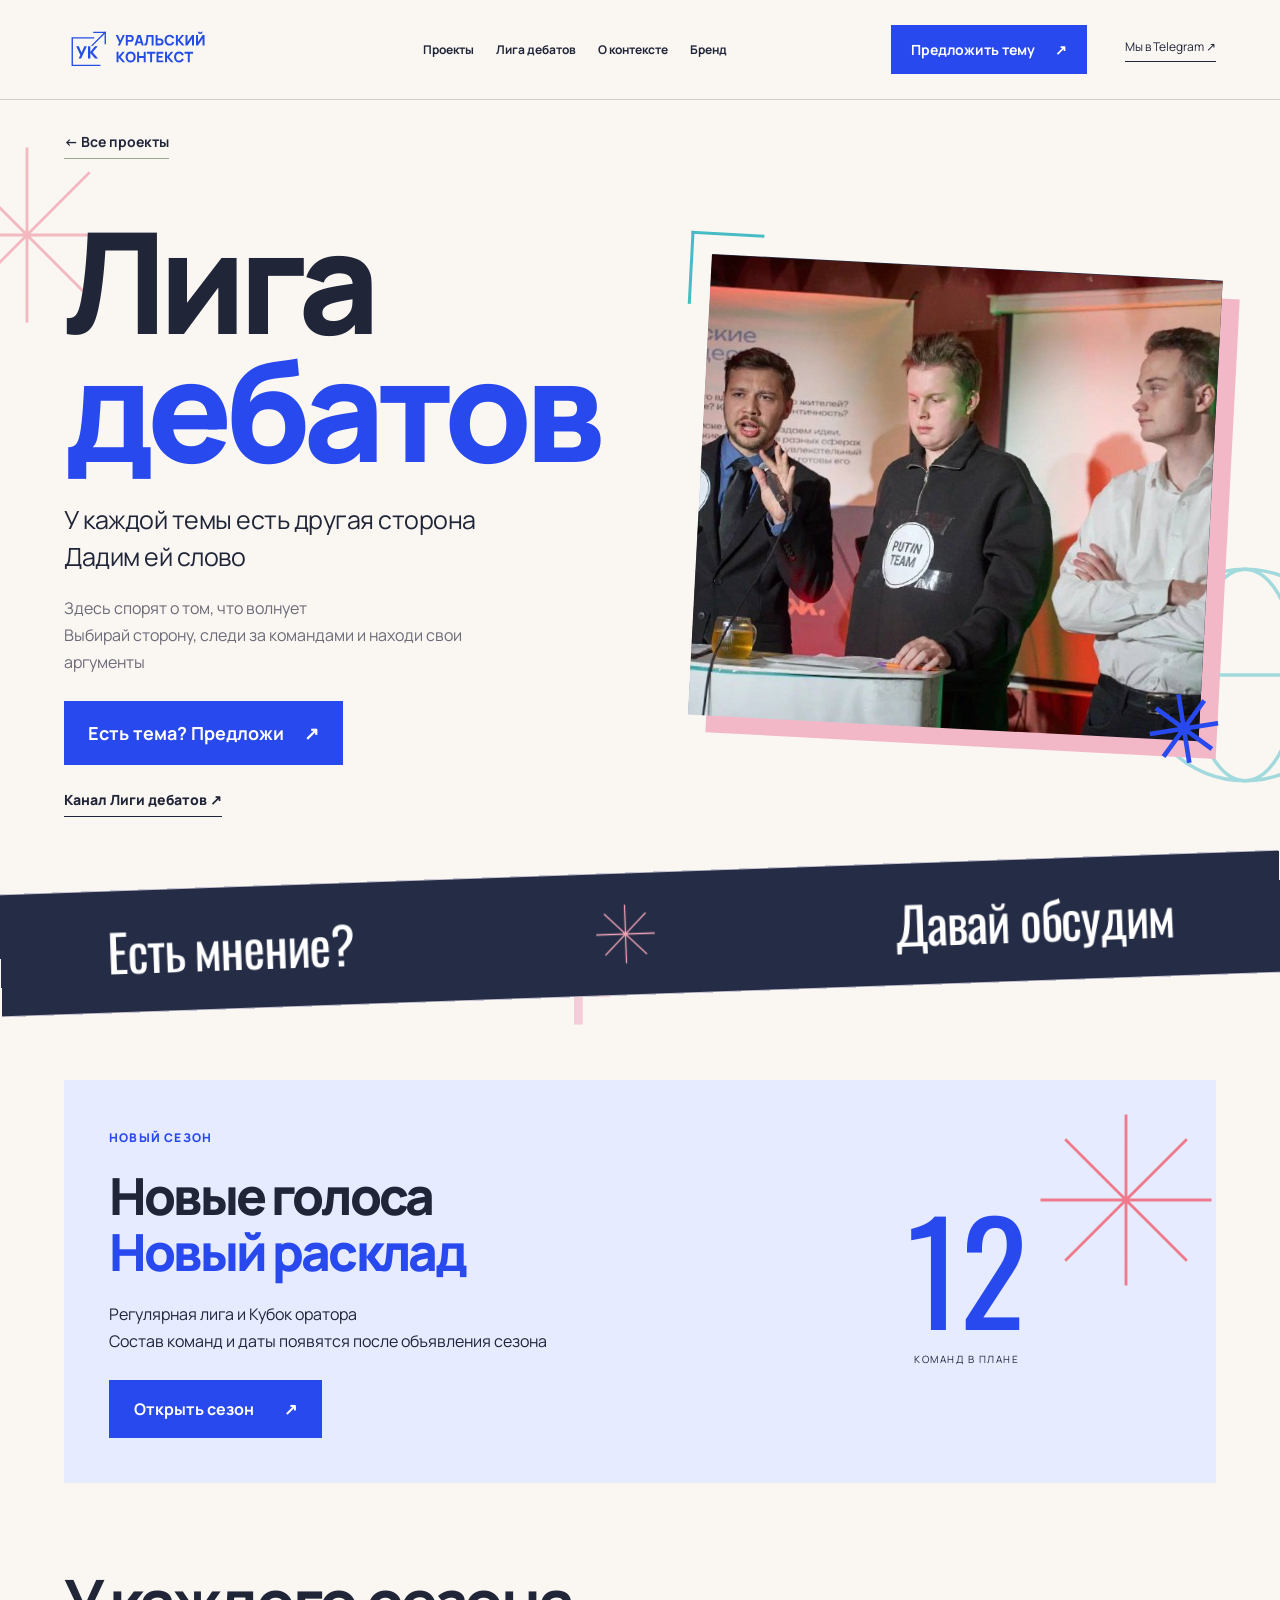
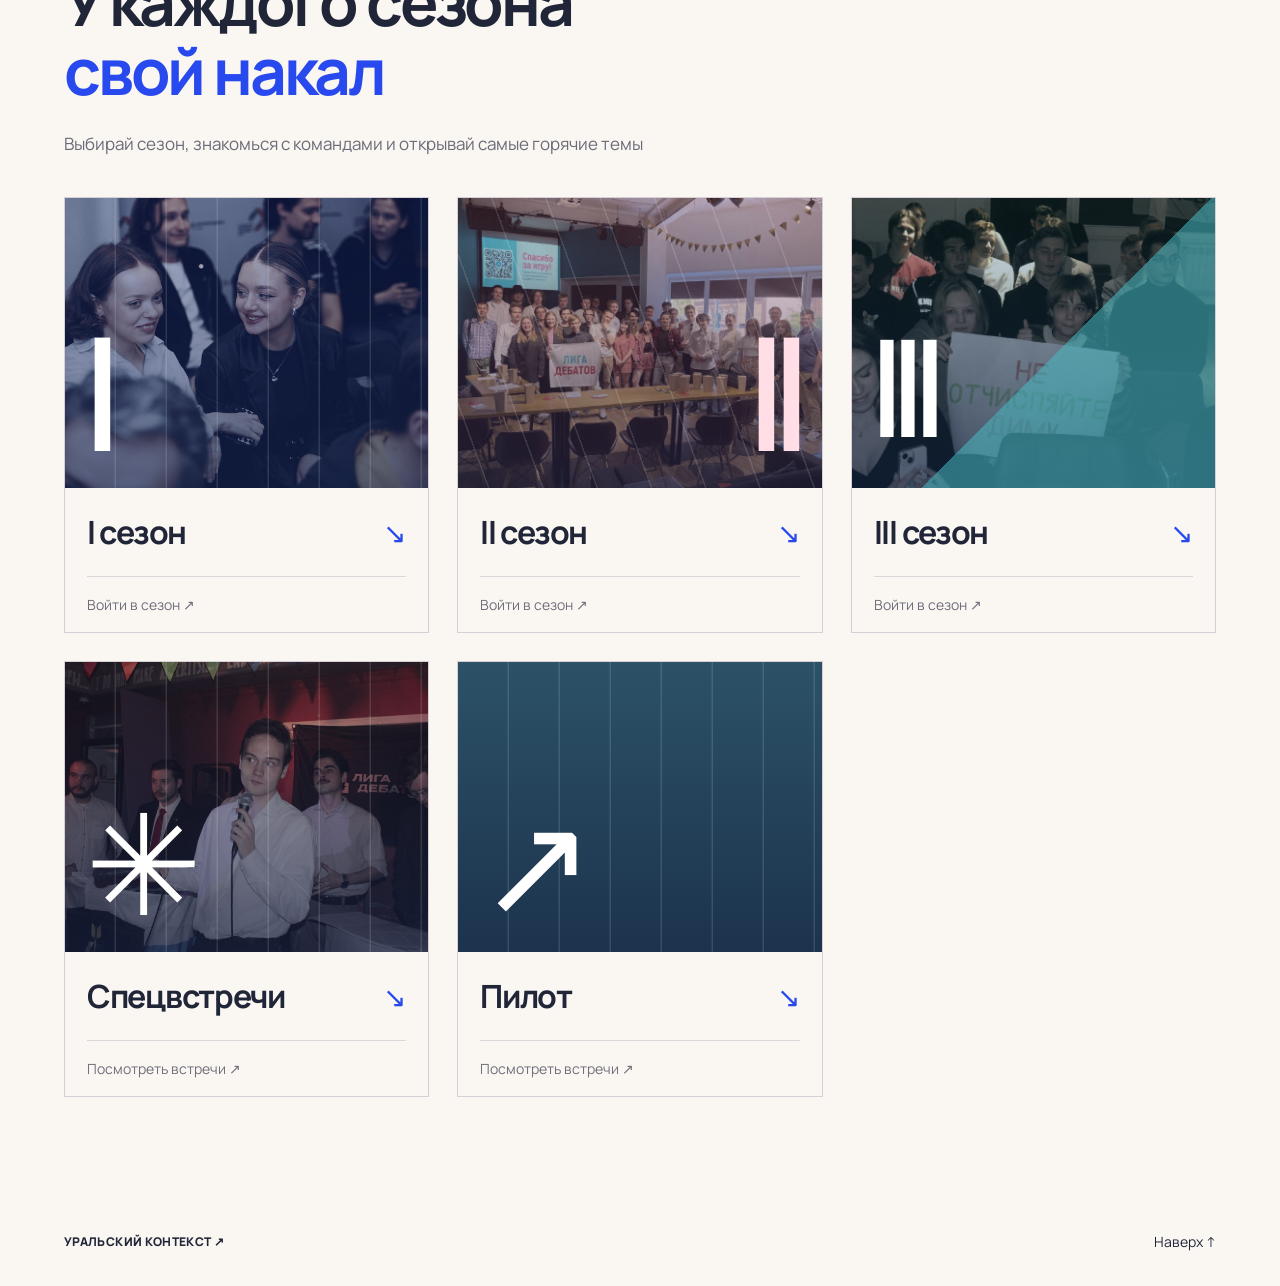
<file: league.html>
<!doctype html><html lang="ru"><head><meta charset="utf-8"><meta name="viewport" content="width=device-width,initial-scale=1"><meta name="description" content="Сезоны Лиги дебатов в Екатеринбурге: интерактивная турнирная сетка, темы, команды и фотоотчёты."><title>Лига дебатов — Уральский контекст</title><link rel="stylesheet" href="/style.css?v=copy-no-periods-1"><link rel="stylesheet" href="/league.css?v=copy-no-periods-1"><link rel="stylesheet" href="/projects.css?v=season4"></head><body class="league-brand"><header><a class="brand" href="/"><img class="site-logo" src="/brand-assets/logos/parent-primary.svg" alt="Уральский контекст"></a><nav aria-label="Основная навигация"><a href="/#projects">Проекты</a><a href="/league.html">Лига дебатов</a><a href="/#about">О контексте</a><a href="/brand.html">Бренд</a></nav><button type="button" class="propose-top" data-propose>Предложить тему <span>↗</span></button><a class="header-link" href="https://t.me/liga_debatov_ekb" target="_blank" rel="noopener">Мы в Telegram ↗</a></header>
<main><div class="league-decor" aria-hidden="true"><svg class="scroll-star decor-star" data-spin="1" viewBox="0 0 100 100"><path d="M50 4v92M4 50h92M17 17l66 66M17 83l66-66"/></svg><svg class="decor-orbit" data-spin="-0.4" viewBox="0 0 120 120"><circle cx="60" cy="60" r="47"/><ellipse cx="60" cy="60" rx="23" ry="47"/><path d="M13 60h94"/></svg><span class="decor-cross" data-spin="0.7">+</span></div><section id="league" class="league section league-page"><a class="back-link" href="/#projects">← Все проекты</a><div class="league-intro"><div><h1 class="league-title">Лига<br><span>дебатов</span></h1><p class="lead">У каждой темы есть другая сторона<br>Дадим ей слово</p><p class="muted">Здесь спорят о том, что волнует<br>Выбирай сторону, следи за командами и находи свои аргументы</p><button type="button" class="propose-hero" data-propose>Есть тема? Предложи <span>↗</span></button><a class="text-link" href="https://t.me/liga_debatov_ekb" target="_blank" rel="noopener">Канал Лиги дебатов ↗</a></div><figure class="league-photo"><img id="league-image" alt="Встреча Лиги дебатов в Екатеринбурге"></figure></div><div class="conversation-ribbon" aria-hidden="true"><span>Есть мнение?</span><svg data-spin="0.8" viewBox="0 0 100 100"><path d="M50 5v90M5 50h90M18 18l64 64M18 82l64-64"/></svg><span>Давай обсудим</span></div><section class="new-season-launch"><div class="new-season-copy"><span class="season-badge">НОВЫЙ СЕЗОН</span><h2>Новые голоса<br><span>Новый расклад</span></h2><p>Регулярная лига и Кубок оратора<br>Состав команд и даты появятся после объявления сезона</p><button type="button" data-new-season>Открыть сезон <span>↗</span></button></div><div class="new-season-art" aria-hidden="true"><span>12</span><small>КОМАНД В ПЛАНЕ</small><svg viewBox="0 0 100 100" fill="none" aria-hidden="true"><path d="M50 5v90M5 50h90M18 18l64 64M18 82l64-64"/></svg></div></section><div class="archive-heading"><div><h3>У каждого сезона<br><span>свой накал</span></h3></div></div><p class="season-intro">Выбирай сезон, знакомься с командами и открывай самые горячие темы</p><div id="tabs" class="season-cards" aria-label="Сезоны Лиги"></div></section></main><footer><a class="brand" href="/">УРАЛЬСКИЙ КОНТЕКСТ ↗</a><a href="/">Наверх ↑</a></footer><dialog id="topic-dialog" aria-labelledby="topic-title"><button type="button" class="topic-close" aria-label="Закрыть форму">×</button><div id="topic-form-view"><span class="topic-symbol" aria-hidden="true">✳</span><h2 id="topic-title">О чём<br><span>поспорим?</span></h2><p class="topic-intro">Тема, которая не даёт покоя, может стать следующей встречей Лиги</p><form id="topic-form"><label class="topic-required">Твоя тема<textarea name="topic" id="proposed-topic" required maxlength="500" rows="3" placeholder="Например: четырёхдневная рабочая неделя — за или против?"></textarea></label><div class="topic-optional"><label>Команда <small>необязательно</small><input name="team" maxlength="100" autocomplete="organization" placeholder="Название команды"></label><label>Как тебя зовут <small>необязательно</small><input name="author" maxlength="100" autocomplete="name" placeholder="Имя или псевдоним"></label></div><label>Telegram <small>необязательно</small><input name="telegram" maxlength="100" placeholder="@username — чтобы мы могли связаться"></label><div class="topic-honey" aria-hidden="true"><label>Website<input name="website" tabindex="-1" autocomplete="off"></label></div><p class="topic-rule">Одно предложение за 24 часа<br>Контакт оставляй только свой — он будет виден организаторам</p><p id="topic-feedback" role="status" aria-live="polite"></p><button class="topic-send" type="submit">Отправить тему <span>↗</span></button></form></div><div id="topic-success" hidden><span class="topic-success-icon" aria-hidden="true">✓</span><h2>Тема<br><span>принята!</span></h2><p id="topic-success-copy" style="white-space:pre-line"></p></div><button type="button" id="share-topic" class="topic-share">Поделиться ссылкой с другом ↗</button><span id="topic-share-feedback" role="status" aria-live="polite"></span></dialog><dialog id="season-dialog" aria-labelledby="selected-season"><div class="season-window-bar"><span>Лига дебатов</span><button id="close-season" aria-label="Закрыть сезон">Закрыть ×</button></div><div class="modal-motion-mark" aria-hidden="true"><svg data-spin="0.5" viewBox="0 0 100 100"><path d="M50 5v90M5 50h90M18 18l64 64M18 82l64-64"/></svg></div><div id="season-panel"><div class="season-window-hero"><div><div id="season-caption" class="eyebrow"></div><h2 id="selected-season"></h2><p>Команды, идеи и путь к финалу</p></div><div class="season-process" aria-label="Путь сезона: участники, аргументы, отбор, финал"><span><svg viewBox="0 0 40 40" aria-hidden="true"><circle cx="12" cy="12" r="4"/><circle cx="28" cy="12" r="4"/><circle cx="12" cy="28" r="4"/><circle cx="28" cy="28" r="4"/></svg><small>Участники</small></span><b>· · ·</b><span><svg viewBox="0 0 40 40" aria-hidden="true"><path d="M8 10h15M8 20h24M17 30h15M28 6v8M12 26v8"/></svg><small>Аргументы</small></span><b>· · ·</b><span><svg viewBox="0 0 40 40" aria-hidden="true"><path d="M7 7h9v9H7zM24 7h9v9h-9zM11 20v5h18v-5M20 25v9"/></svg><small>Отбор</small></span><b>· · ·</b><span><svg viewBox="0 0 40 40" aria-hidden="true"><path d="M20 5l4 10 11 1-8 7 2 11-9-6-9 6 2-11-8-7 11-1z"/></svg><small>Финал</small></span></div></div><div class="season-dossiers"><details><summary>Список команд <span id="team-count"></span></summary><div id="season-teams"></div></details><details><summary>Список тем <span id="topic-count"></span></summary><div id="season-topics"></div></details></div><section id="bracket-section"><div class="bracket-heading"><div><h3>Турнирная сетка</h3></div><span class="bracket-legend"><span><i class="key-blue"></i> Первые игры</span><span><i class="key-turquoise"></i> Этапы</span><span><i class="key-coral"></i> Финал</span></span></div><div class="bracket-scroll" tabindex="0" role="region" aria-label="Турнирная сетка от первых игр к финалу"><div id="bracket"></div></div></section><section class="season-photo-section"><h3>Было громко<br><span>Смотри, как это было</span></h3><div id="season-photos" class="season-photo-grid"></div></section></div></dialog><dialog id="match-dialog" aria-labelledby="match-title"><button class="close" aria-label="Закрыть">×</button><div id="match-content"></div></dialog><script src="/app.js?v=copy-no-periods-1"></script><script src="/league-motion.js?v=copy-no-periods-1"></script><script src="/topic-config.js?v=copy-no-periods-1"></script><script src="/topic-form.js?v=copy-no-periods-1"></script><dialog id="new-season-dialog" aria-labelledby="new-season-title"><div class="new-dialog-bar"><span>Лига дебатов / Новый сезон</span><button type="button" data-close-new aria-label="Закрыть новый сезон">Закрыть ×</button></div><div class="new-dialog-content"><span class="season-badge">СЕЗОН ГОТОВИТСЯ</span><h2 id="new-season-title">Начинаем<br><em>новую главу</em></h2><p class="new-season-status">Ориентир — 12 команд<br>Участники, даты и посев пока не объявлены</p><div class="new-format-tabs" role="tablist" aria-label="Формат нового сезона"><button id="cup-tab" role="tab" aria-selected="true" aria-controls="cup-panel" data-season-format="cup">Кубок оратора</button><button id="league-tab" role="tab" aria-selected="false" tabindex="-1" aria-controls="league-panel" data-season-format="league">Регулярная лига</button></div><section id="cup-panel" role="tabpanel" aria-labelledby="cup-tab"><div class="new-season-dossiers"><details><summary>Команды <span>Состав ожидается +</span></summary><div id="new-team-slots"></div></details><details><summary>Темы <span>Скоро +</span></summary><p>Темы игр ещё не объявлены</p><button class="new-inline-propose" data-propose>Предложить свою тему ↗</button></details></div><h3>Путь к Кубку</h3><p class="new-grid-note">Предварительная схема на 12 команд: 8 играют в первом раунде, 4 проходят сразу в четвертьфинал<br>Схема и порядок посева будут уточнены после подтверждения состава</p><div class="future-bracket-scroll" tabindex="0" role="region" aria-label="Предварительная сетка Кубка сверху вниз"><div id="future-bracket"></div></div><div class="cup-rounds"><h3>В каждой игре</h3><ol><li><b>Позиции</b>Команды объясняют свои позиции</li><li><b>Перекрёстные вопросы</b>По 2 вопроса сопернику от каждой команды</li><li><b>Вопросы из зала</b>По 3 вопроса каждой команде</li></ol><p>2–4 судьи в зависимости от этапа / встречу ведёт модератор</p></div></section><section id="league-panel" role="tabpanel" aria-labelledby="league-tab" hidden><h3>Очки решают</h3><p>Сезон состоит из туров с накоплением очков</p><div class="league-rule-numbers"><div><b>4</b><span>команды в одном туре</span></div><div><b>6</b><span>игр за вечер</span></div><div><b>3</b><span>игры у каждой команды</span></div></div><p>Каждая команда встречается с каждой один раз<br>2 минуты на подготовку / по 5 минут на выступление / 2 судьи</p><p><b>Победа — 3 очка / ничья — по 1 очку каждой команде</b></p><h3>Таблица сезона</h3><p>Команды появятся после объявления состава, очки — после первых игр</p><div class="future-table-wrap"><table class="future-table"><thead><tr><th scope="col">Участник</th><th scope="col">Игры</th><th scope="col">Победы</th><th scope="col">Ничьи</th><th scope="col">Очки</th></tr></thead><tbody id="future-standings"></tbody></table></div></section></div></dialog><script src="/projects.js?v=season4"></script></body></html>
</file>
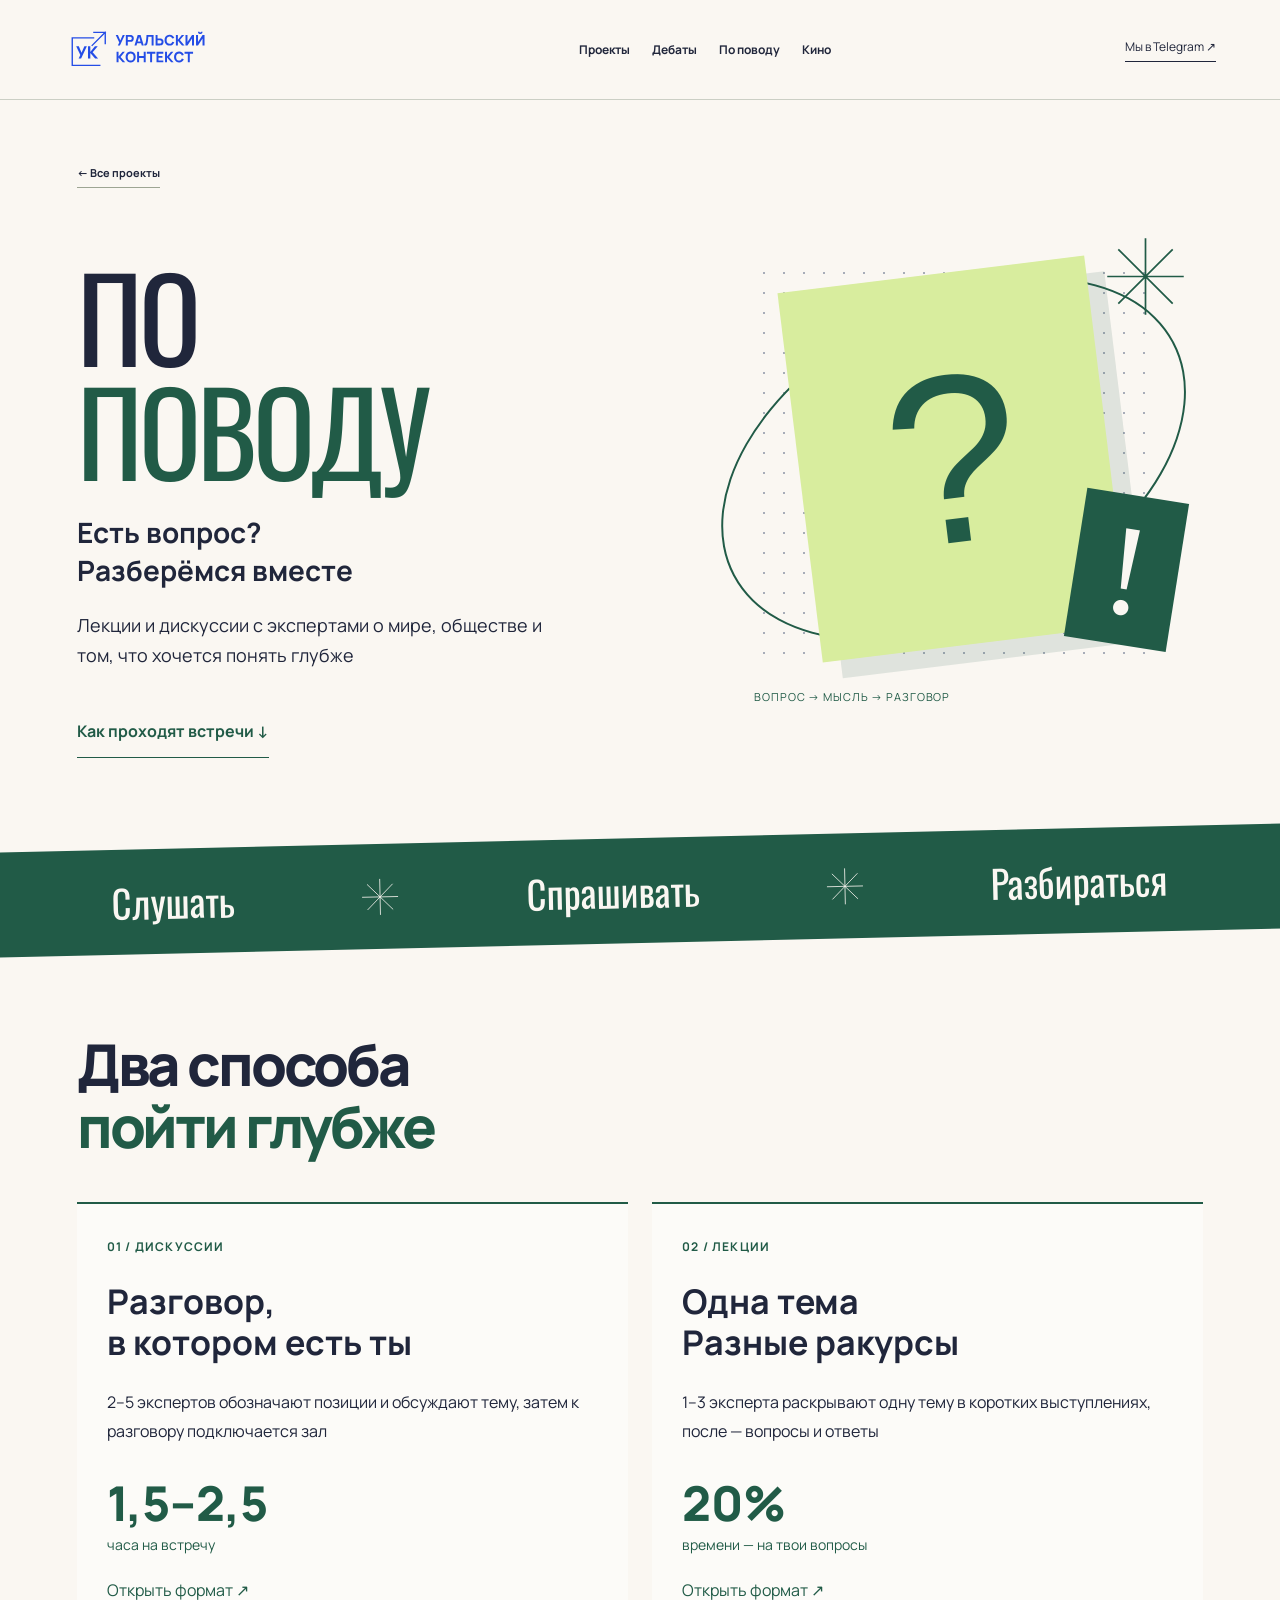
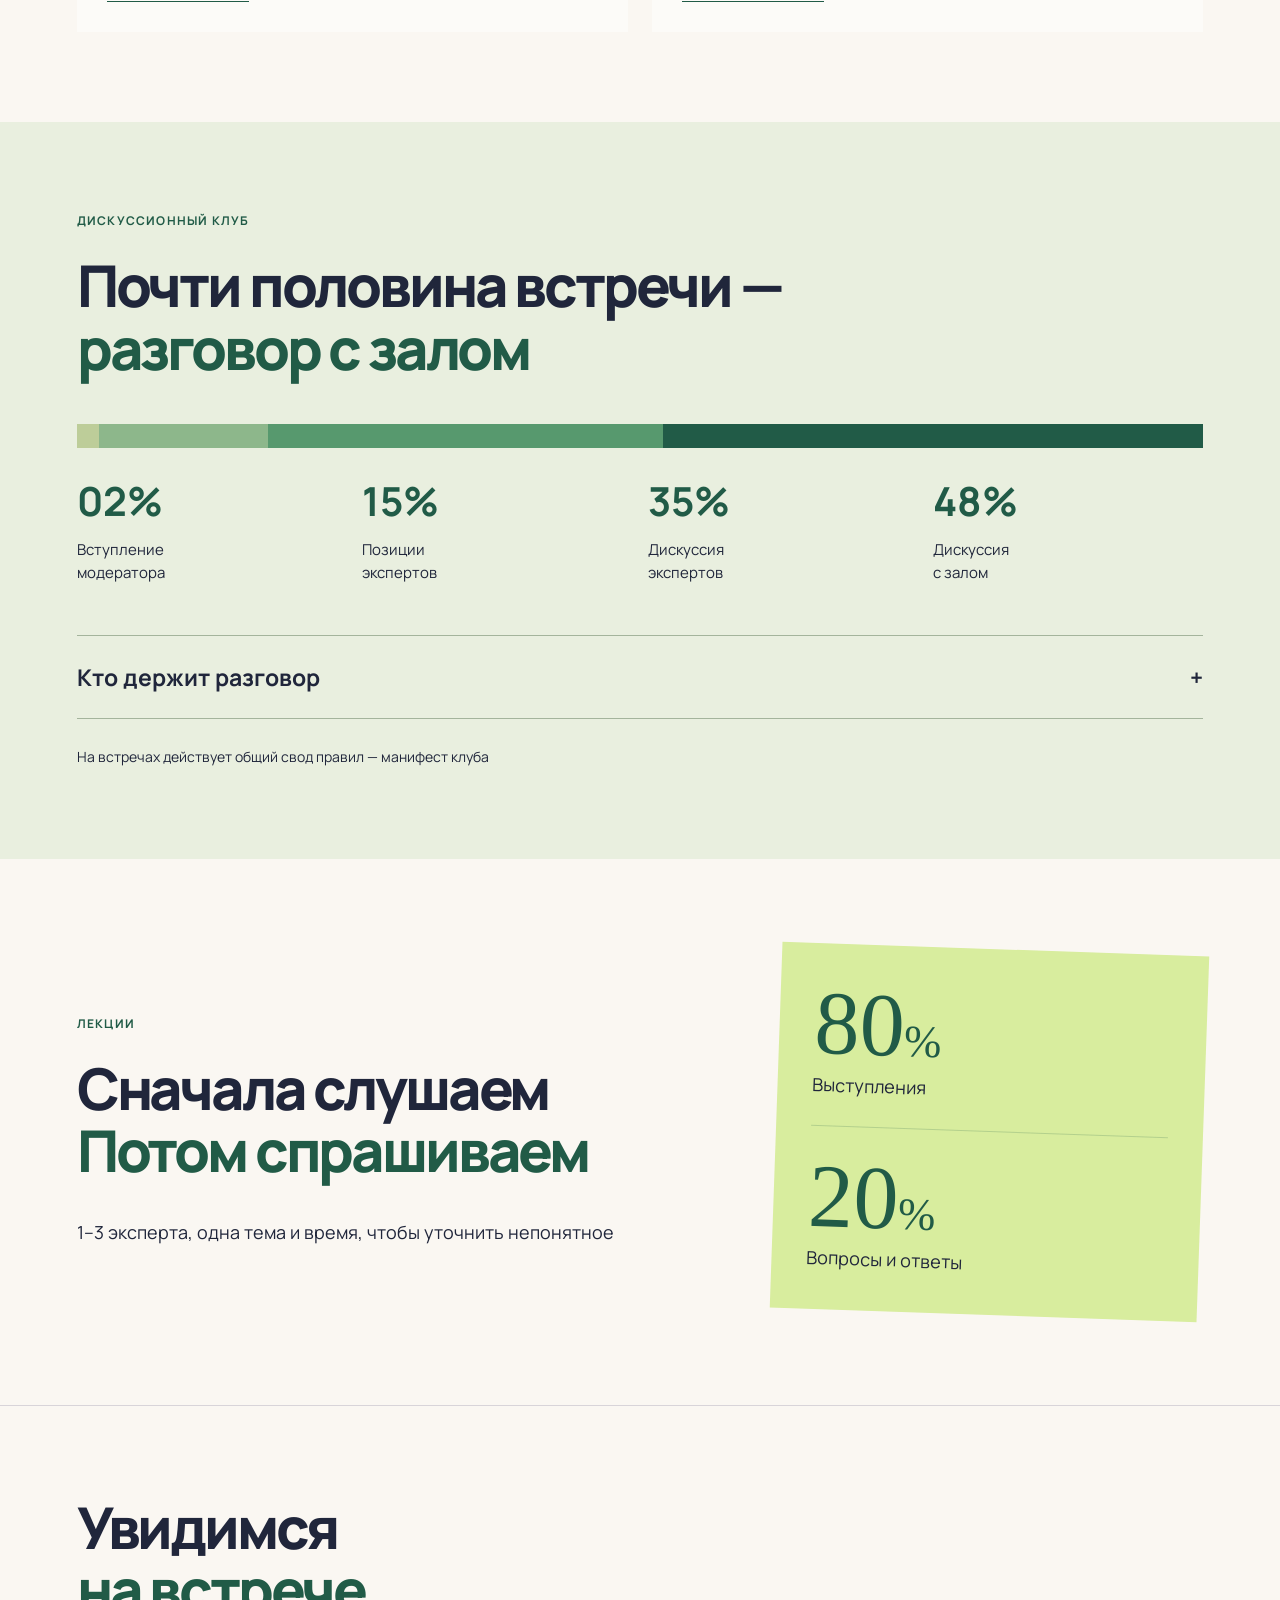
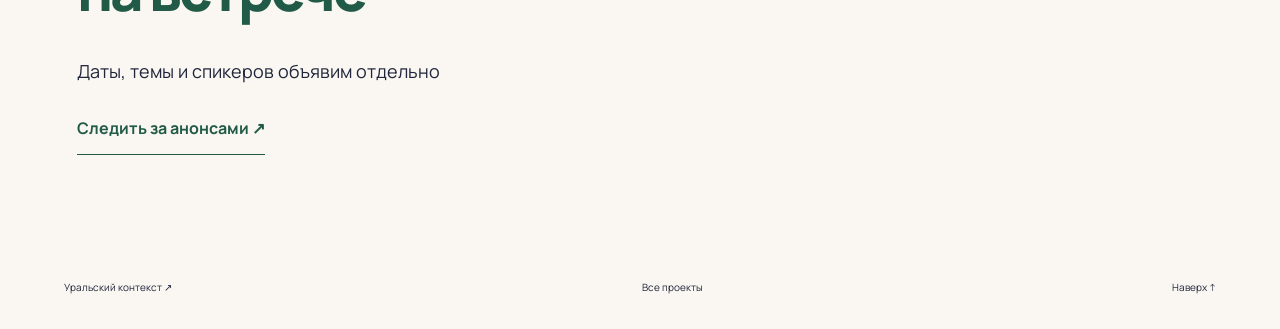
<file: lectures.html>
<!doctype html><html lang="ru"><head><meta charset="utf-8"><meta name="viewport" content="width=device-width,initial-scale=1"><meta name="description" content="По поводу — форматы и встречи Уральского контекста в Екатеринбурге"><title>По поводу — Уральский контекст</title><link rel="stylesheet" href="/style.css"><link rel="stylesheet" href="/projects.css?v=season4"></head><body class="format-page lecture-format"><header><a class="brand" href="/" aria-label="Уральский контекст — главная"><img class="site-logo" src="/brand-assets/logos/parent-primary.svg" alt="Уральский контекст"></a><nav aria-label="Основная навигация"><a href="/#projects">Проекты</a><a href="/league.html">Дебаты</a><a href="/lectures.html">По поводу</a><a href="/cinema.html">Кино</a></nav><a class="header-link" href="https://t.me/liga_debatov_ekb" target="_blank" rel="noopener">Мы в Telegram ↗</a></header><main>
<section class="format-hero"><div><a class="back-link" href="/#projects">← Все проекты</a><h1>По<br><em>поводу</em></h1><p class="format-lead">Есть вопрос?<br>Разберёмся вместе</p><p>Лекции и дискуссии с экспертами о мире, обществе и том, что хочется понять глубже</p><a class="format-cta" href="#formats">Как проходят встречи ↓</a></div><div class="lecture-art" aria-hidden="true"><div class="art-dots"></div><span class="orbit"></span><span class="thought">?</span><span class="thought-small">!</span><span class="graphic-star"><svg viewBox="0 0 100 100" fill="none" aria-hidden="true"><path d="M50 5v90M5 50h90M18 18l64 64M18 82l64-64"/></svg></span><span class="art-label">ВОПРОС → МЫСЛЬ → РАЗГОВОР</span></div></section>
<div class="format-ticker"><span>Слушать</span><svg viewBox="0 0 100 100" fill="none" aria-hidden="true"><path d="M50 5v90M5 50h90M18 18l64 64M18 82l64-64"/></svg><span>Спрашивать</span><svg viewBox="0 0 100 100" fill="none" aria-hidden="true"><path d="M50 5v90M5 50h90M18 18l64 64M18 82l64-64"/></svg><span>Разбираться</span></div>
<section id="formats" class="format-section"><h2>Два способа<br><em>пойти глубже</em></h2><div class="format-pair"><article class="format-card"><span class="format-index">01 / ДИСКУССИИ</span><h3>Разговор,<br>в котором есть ты</h3><p>2–5 экспертов обозначают позиции и обсуждают тему, затем к разговору подключается зал</p><div class="format-metric">1,5–2,5 <small>часа на встречу</small></div><a href="#discussion">Открыть формат ↗</a></article><article class="format-card"><span class="format-index">02 / ЛЕКЦИИ</span><h3>Одна тема<br>Разные ракурсы</h3><p>1–3 эксперта раскрывают одну тему в коротких выступлениях, после — вопросы и ответы</p><div class="format-metric">20% <small>времени — на твои вопросы</small></div><a href="#lectures">Открыть формат ↗</a></article></div></section>
<section id="discussion" class="format-section discussion-section"><div class="section-kicker">ДИСКУССИОННЫЙ КЛУБ</div><h2>Почти половина встречи —<br><em>разговор с залом</em></h2><div class="time-bar" aria-label="Вступление 2%, позиции 15%, дискуссия экспертов 35%, дискуссия с залом 48%"><i style="flex:2"></i><i style="flex:15"></i><i style="flex:35"></i><i style="flex:48"></i></div><div class="time-steps"><div><b>02%</b><span>Вступление<br>модератора</span></div><div><b>15%</b><span>Позиции<br>экспертов</span></div><div><b>35%</b><span>Дискуссия<br>экспертов</span></div><div><b>48%</b><span>Дискуссия<br>с залом</span></div></div><details class="format-details"><summary>Кто держит разговор <span>+</span></summary><div class="role-grid"><p><b>Модератор</b>Ведёт диалог, следит за порядком и пресекает конфликты</p><p><b>Таймкипер</b>Следит за временем выступлений</p><p><b>Эксперты</b>Раскрывают тему и обсуждают разные позиции</p><p><b>Аудитория</b>Задаёт вопросы и участвует в общей дискуссии</p></div></details><p class="format-note">На встречах действует общий свод правил — манифест клуба</p></section>
<section id="lectures" class="format-section lecture-split"><div><div class="section-kicker">ЛЕКЦИИ</div><h2>Сначала слушаем<br><em>Потом спрашиваем</em></h2><p>1–3 эксперта, одна тема и время, чтобы уточнить непонятное</p></div><div class="lecture-ratio"><b>80<span>%</span></b><p>Выступления</p><hr><b>20<span>%</span></b><p>Вопросы и ответы</p></div></section><section class="format-section format-next"><h2>Увидимся<br><em>на встрече</em></h2><p>Даты, темы и спикеров объявим отдельно</p><a class="format-cta" href="https://t.me/liga_debatov_ekb" target="_blank" rel="noopener">Следить за анонсами ↗</a></section></main><footer><a href="/">Уральский контекст ↗</a><a href="/#projects">Все проекты</a><a href="#">Наверх ↑</a></footer><script src="/projects.js?v=season4"></script></body></html>
</file>
<file: style.css>
@import url('https://fonts.googleapis.com/css2?family=Manrope:wght@400;500;600;700;800&family=Oswald:wght@500;600;700&display=swap');
:root{--paper:#f3f1e9;--ink:#202321;--blue:#244de6;--line:#cbcfc5;--green:#d9e5b5}*{box-sizing:border-box}html{scroll-behavior:smooth;scroll-padding-top:90px}body{margin:0;background:var(--paper);color:var(--ink);font-family:Manrope,Arial,sans-serif}a{color:inherit;text-decoration:none}button,input{font:inherit}button,a,input,summary{-webkit-tap-highlight-color:transparent}button{color:inherit}a:focus-visible,button:focus-visible,summary:focus-visible,input:focus-visible{outline:3px solid #ff8e4a;outline-offset:4px}header{height:100px;padding:0 5%;display:flex;align-items:center;justify-content:space-between;border-bottom:1px solid var(--line)}.brand{display:flex;align-items:center;gap:12px;font-size:12px;font-weight:800;line-height:1.25;letter-spacing:.03em}.brand-icon{font-size:28px;letter-spacing:-5px;border:2px solid;padding:3px 10px 3px 4px;position:relative}.brand-icon span{position:absolute;right:-9px;top:-10px;font-size:18px;background:var(--paper);letter-spacing:0}nav{display:flex;gap:30px;font-size:12px;font-weight:700}.header-link{font-size:12px;border-bottom:1px solid;padding-bottom:6px}.hero{padding:44px 5% 48px;display:grid;grid-template-columns:1fr 1fr;gap:44px;min-height:650px}.eyebrow{font-size:10px;letter-spacing:.14em;font-weight:800;display:flex;align-items:center;gap:9px}.dot{width:6px;height:6px;border-radius:50%;background:var(--blue)}h1,h2,h3,p,figure{margin:0}h1{font-family:Oswald,Impact,sans-serif;font-size:clamp(80px,8.2vw,130px);line-height:1.01;letter-spacing:-.045em;text-transform:uppercase;margin:29px 0}h1 span{color:var(--blue)}.hero-bottom{display:flex;align-items:end;justify-content:space-between;max-width:490px}.hero-bottom p{font-size:14px;line-height:1.7}.round-link{display:grid;place-items:center;border:1px solid;width:58px;height:58px;border-radius:50%;font-size:30px}.round-link:hover{background:var(--blue);color:white}.hero-art{position:relative;overflow:hidden;background:var(--blue);min-height:540px;color:var(--paper)}.art-grid{position:absolute;inset:0;background-image:linear-gradient(#ffffff15 1px,transparent 1px),linear-gradient(90deg,#ffffff15 1px,transparent 1px);background-size:50px 50px}.art-coordinates{position:absolute;top:24px;left:25px;font-size:10px;line-height:1.7;letter-spacing:.1em}.art-word{position:absolute;top:117px;left:35px;font-family:Oswald,Impact,sans-serif;font-size:clamp(55px,6vw,90px);line-height:1.03;letter-spacing:-.03em;z-index:2}.art-word em{font-style:normal;color:var(--green)}.mountain{position:absolute;bottom:-50px;width:100%;height:340px;clip-path:polygon(0 100%,45% 0,100% 100%);background:#1536ad}.m1{left:24%;transform:rotate(-8deg);background:#112f9c}.m2{left:-40%;bottom:-110px;background:#446be7}.m3{left:56%;bottom:-150px;background:#a7b9dc}.art-bottom{position:absolute;bottom:25px;left:25px;font-size:8px;letter-spacing:.15em}.art-star{position:absolute;right:29px;top:25px;font-size:55px;color:var(--green)}.ticker{display:flex;gap:35px;justify-content:center;align-items:center;overflow:hidden;white-space:nowrap;padding:20px 0;background:var(--ink);color:var(--paper);font-size:11px;font-weight:800;letter-spacing:.13em}.ticker b{color:var(--green);font-size:24px}.section{padding:90px 5%}.section-heading{display:flex;justify-content:space-between;align-items:end;margin-bottom:40px}h2{font-size:clamp(38px,4.3vw,66px);line-height:1.08;letter-spacing:-.055em;font-weight:800}.section-heading h2{margin-top:20px}.section-heading>p{font-size:12px;line-height:1.9;padding-bottom:5px}.projects-grid{display:grid;grid-template-columns:1.3fr 1fr 1fr;gap:16px}.project-card{position:relative;text-align:left;padding:25px;border:0;min-height:460px;cursor:pointer;display:flex;flex-direction:column;overflow:hidden;transition:transform .2s}.project-card:hover{transform:translateY(-5px)}.debate{background:var(--blue);color:white}.lecture{background:var(--green)}.cinema{background:#d9d7d0}.card-top{display:flex;justify-content:space-between;font-size:9px;font-weight:800;letter-spacing:.1em}.card-top span:last-child{font-size:22px}.project-card h3{font-family:Oswald,Impact,sans-serif;text-transform:uppercase;font-size:47px;line-height:1.05;letter-spacing:-.025em;margin-top:120px;z-index:1}.project-card p{font-size:11px;line-height:1.8;margin:15px 0 25px;z-index:1}.card-footer{margin-top:auto;display:flex;justify-content:space-between;border-top:1px solid #ffffff55;padding-top:16px;font-size:10px}.lecture .card-footer,.cinema .card-footer{border-color:#20232140}.debate-symbol{position:absolute;top:65px;right:24px;display:flex;transform:rotate(-12deg);gap:4px;align-items:center}.debate-symbol span{border:1px solid #ffffff80;padding:15px 8px;font-size:13px;font-weight:800}.debate-symbol span:nth-child(2){font-size:27px;background:var(--green);color:var(--ink);border:0}.lecture-symbol{position:absolute;top:55px;right:24px;font-family:serif;font-size:80px;letter-spacing:-9px;transform:rotate(8deg)}.cinema-symbol{position:absolute;top:65px;right:26px;width:105px;height:75px;border:3px solid;border-radius:20px;display:grid;place-items:center;transform:rotate(-8deg);font-size:27px}.cinema-symbol:before{content:'';position:absolute;width:50px;height:30px;top:-30px;border-right:2px solid;transform:rotate(-35deg)}.league{border-top:1px solid var(--line);background:#eaece5}.league-intro{display:grid;grid-template-columns:1fr 1fr;gap:9%}.league-intro h2{font-size:80px;margin:24px 0}.league-intro h2 span{color:var(--blue)}.lead{font-size:20px;line-height:1.6;letter-spacing:-.02em}.muted{font-size:12px;line-height:1.9;color:#5f655e;margin-top:20px;max-width:420px}.text-link{display:inline-block;font-size:12px;font-weight:800;border-bottom:1px solid;margin-top:25px;padding-bottom:7px}.league-photo{align-self:center;background:var(--ink);color:white;transform:rotate(2deg)}.league-photo img{width:100%;height:330px;object-fit:cover;filter:grayscale(1);display:block}.league-photo figcaption{padding:18px;font-size:8px;letter-spacing:.1em;display:flex;justify-content:space-between}.stats{display:grid;grid-template-columns:1fr 1fr 1.3fr;margin:65px 0 80px;border-top:1px solid var(--line);border-bottom:1px solid var(--line)}.stats>div{padding:25px 0;display:flex;align-items:center;gap:20px}.stats b{font-family:Oswald,sans-serif;font-size:48px;font-weight:500;letter-spacing:-.04em}.stats span{font-size:10px;line-height:1.8;color:#61675e}.archive-heading{display:flex;justify-content:space-between;align-items:end}.archive-heading h3{font-size:38px;line-height:1.15;letter-spacing:-.05em;margin-top:18px}.search{display:flex;gap:10px;align-items:center;border-bottom:1px solid #8b9185;padding:12px 0}.search span{font-size:25px}.search input{background:transparent;border:0;font-size:12px;width:240px;color:var(--ink);outline:none}.tabs{display:flex;gap:8px;margin-top:35px;flex-wrap:wrap}.tabs button{border:1px solid #b9c0b2;background:transparent;border-radius:0;padding:16px 22px;cursor:pointer;font-size:11px;font-weight:800}.tabs button[aria-selected=true]{background:var(--blue);border-color:var(--blue);color:white}.tabs small{font-size:9px;margin-left:12px;opacity:.7}.archive-meta{display:flex;justify-content:space-between;font-size:10px;color:#6d7369;margin:23px 0 15px}.event{border-top:1px solid #bcc4b5}.event:last-child{border-bottom:1px solid #bcc4b5}.event summary{cursor:pointer;display:grid;grid-template-columns:35px 90px 1fr 25px;align-items:center;gap:16px;padding:23px 5px;list-style:none}.event summary::-webkit-details-marker{display:none}.event-num{color:#828b7c;font-size:10px}.event time{font-size:10px}.event-title{font-size:15px;font-weight:700;line-height:1.5}.plus{font-size:25px;font-weight:400}.event[open] .plus{transform:rotate(45deg)}.event[open]{background:#f5f6ef}.event-body{padding:0 35px 30px 146px}.teams{display:flex;flex-wrap:wrap;gap:10px;margin:13px 0 20px}.team{border:1px solid #bcc4b5;padding:12px 16px;font-size:12px;font-weight:700}.detail-label{font-size:9px;letter-spacing:.12em;color:#737a6c}.event-links{display:flex;gap:20px;font-size:10px;text-decoration:underline;text-underline-offset:4px;margin:20px 0}.gallery{display:grid;grid-template-columns:repeat(2,1fr);gap:10px}.gallery img{width:100%;height:220px;object-fit:cover}.empty-photo{font-size:11px;color:#69715f}.source-note{font-size:10px;line-height:1.9;max-width:760px;color:#717969;margin-top:24px}.about .eyebrow{margin-bottom:25px}.about-grid{display:grid;grid-template-columns:1.2fr 1fr;gap:8%}.about h2 span{color:#7b8375}.about-grid>div>p:nth-child(2){font-size:12px;line-height:1.9;margin-top:24px}.join{position:relative;background:var(--blue);color:white;text-align:center;padding:65px 5%}.join>span{font-size:9px;letter-spacing:.16em}.join h2{font-size:70px;margin:25px 0}.join>a{display:inline-block;background:var(--green);color:var(--ink);padding:17px 25px;font-size:11px;font-weight:800}.join p{font-size:10px;line-height:1.8;margin-top:22px;color:#ffffffb0}footer{padding:35px 5%;display:flex;justify-content:space-between;align-items:center;font-size:10px}footer>span{font-size:8px;letter-spacing:.08em}dialog{border:0;max-width:600px;width:90%;background:var(--paper);padding:50px;box-shadow:0 30px 90px #0004}dialog::backdrop{background:#111b}dialog h2{margin:20px 0}dialog p{font-size:15px;line-height:1.8}.close{position:absolute;right:18px;top:12px;border:0;background:transparent;font-size:32px;cursor:pointer}.no-results{padding:40px 0;color:#66715d}
@media(min-width:1500px){header,.hero,.section,footer{padding-left:calc((100vw - 1350px)/2);padding-right:calc((100vw - 1350px)/2)}}@media(max-width:900px){header{height:85px}nav{gap:15px;font-size:10px}.header-link{display:none}.hero{gap:20px;min-height:0}.hero-art{min-height:460px}.art-word{font-size:60px;left:20px}.projects-grid{grid-template-columns:repeat(3,1fr)}.project-card{padding:20px;min-height:440px}.project-card h3{font-size:38px}.debate-symbol{right:10px}.debate-symbol span{font-size:9px}.league-intro{gap:35px}.league-intro h2{font-size:65px}.stats>div{gap:10px}.stats b{font-size:35px}.stats span{font-size:8px}.league-photo img{height:300px}.lead{font-size:17px}.section{padding-top:65px;padding-bottom:65px}.event-body{padding-left:35px}.about-grid{gap:35px}.section-heading>p{max-width:240px}}
@media(max-width:600px){header{padding:0 6%;height:75px}.brand{font-size:9px}.brand-icon{font-size:23px}nav a:first-child,nav a:last-child{display:none}.hero{padding:30px 6%;grid-template-columns:1fr}.hero h1{font-size:89px;margin:23px 0}.hero-bottom p{font-size:12px}.hero-art{min-height:370px;margin-top:15px}.art-word{top:90px;font-size:65px;left:28px}.art-bottom{font-size:7px}.section{padding:55px 6%}.section-heading{display:block}.section-heading>p{max-width:none;margin-top:20px}.projects-grid{grid-template-columns:1fr}.project-card{min-height:340px;padding:25px}.project-card h3{font-size:47px;margin-top:60px}.project-card p{font-size:12px}.debate-symbol{right:25px;top:70px}.debate-symbol span{font-size:13px}.lecture-symbol{top:60px}.cinema-symbol{top:70px}.league-intro{grid-template-columns:1fr}.league-intro h2{font-size:70px}.league-photo{margin:15px 5px 0}.league-photo img{height:270px}.stats{margin:40px 0;grid-template-columns:1fr 1fr}.stats>div{display:block;padding:20px 0}.stats>div:last-child{grid-column:span 2;border-top:1px solid var(--line);display:flex;align-items:center;gap:20px}.stats b{display:block;font-size:43px}.stats span{font-size:10px}.archive-heading{display:block}.archive-heading h3{font-size:34px}.search{margin-top:20px}.search input{width:100%}.tabs{gap:6px}.tabs button{padding:13px 14px;font-size:10px}.tabs small{margin-left:6px}.event summary{grid-template-columns:65px 1fr 18px;gap:8px;padding:20px 2px}.event-num{display:none}.event time{font-size:8px}.event-title{font-size:13px}.event-body{padding:0 15px 25px}.gallery img{height:140px}.team{font-size:10px}.about-grid{grid-template-columns:1fr;gap:25px}.join{padding:50px 6%}.join h2{font-size:50px}footer{padding:25px 6%;flex-wrap:wrap;gap:20px}footer>span{order:3;width:100%;font-size:7px}dialog{padding:35px 25px}.ticker{justify-content:start;padding-left:20px;gap:22px;font-size:9px}}
@media(prefers-reduced-motion:reduce){html{scroll-behavior:auto}*{transition:none!important}}
/* Project pages and interactive season brackets */
.back-link{display:inline-block;font-size:11px;font-weight:700;margin-bottom:42px;border-bottom:1px solid #9da593;padding-bottom:7px}.league-page{border-top:0;padding-top:30px}.league-page .stats{margin-bottom:60px}.home-league{background:var(--green);display:grid;grid-template-columns:1.5fr 1fr;gap:70px}.home-league h2{margin:22px 0}.home-league p{max-width:490px;font-size:14px;line-height:1.8}.home-league-numbers{display:grid;grid-template-columns:1fr 1fr;align-content:center;align-items:end;gap:10px 30px}.home-league-numbers b{font-family:Oswald,sans-serif;font-size:90px;font-weight:500;grid-row:1}.home-league-numbers span{font-size:11px}.project-page{padding-top:30px}.project-page-grid{display:grid;grid-template-columns:1.2fr 1fr;gap:60px;align-items:center}.project-page h1{font-size:95px;max-width:600px;margin:30px 0}.project-page .lead{max-width:550px}.format-art{background:var(--green);min-height:420px;display:flex;flex-direction:column;justify-content:center;align-items:center;position:relative;overflow:hidden}.format-art>span{font-family:Georgia,serif;font-size:130px;letter-spacing:-12px;transform:rotate(-9deg)}.format-art small{position:absolute;bottom:25px;font-size:10px;letter-spacing:.12em}.cinema-page .format-art{background:#d9d7d0}.cinema-page .format-art>span{border:6px solid;border-radius:35px;width:240px;height:180px;text-align:center;font-size:100px;letter-spacing:0}.program{border-top:1px solid var(--line);background:#eaece5}.program h2{margin:25px 0}.program>p{max-width:600px;line-height:1.9;font-size:14px}.champion{display:flex;align-items:center;gap:20px;background:var(--ink);color:var(--paper);padding:23px 26px;margin-bottom:30px}.champion>span{font-size:40px;color:var(--green)}.champion small{display:block;font-size:8px;letter-spacing:.16em;margin-bottom:5px;color:#c6ceb9}.champion strong{font-size:22px;font-weight:700}.champion button{margin-left:auto;color:white;background:transparent;border:1px solid #ffffff55;padding:12px 15px;font-size:10px;cursor:pointer}.bracket-heading{display:flex;justify-content:space-between;align-items:center;margin:25px 0 18px}.bracket-heading h3{font-size:20px;letter-spacing:-.03em}.bracket-heading>span{font-size:10px;color:#67725d}.bracket-scroll{max-height:820px;overflow:auto;border:1px solid #c1cab6;background:#f5f6ef;padding:25px 20px;scrollbar-color:#9aa88a #e5e9dc;scrollbar-width:thin;overscroll-behavior:contain}.round-headings{position:relative;height:35px}.round-headings>span{position:absolute;font-size:9px;font-weight:800;letter-spacing:.1em;width:248px;padding-bottom:13px;border-bottom:1px solid #b9c5ac}.bracket-canvas{position:relative}.bracket-canvas svg{position:absolute;top:0;left:0;overflow:visible;pointer-events:none}.bracket-canvas path{stroke:#95a788;fill:none;stroke-width:1.5}.match-node{position:absolute;width:248px;text-align:left;background:var(--paper);border:1px solid #b5c0a9;padding:0;cursor:pointer;box-shadow:2px 3px 0 #28352508;transition:border-color .15s,box-shadow .15s}.match-node:hover{border-color:var(--blue);box-shadow:0 0 0 1px var(--blue)}.match-meta{display:flex;justify-content:space-between;padding:9px 10px;font-size:8px;letter-spacing:.06em;border-bottom:1px solid #d2dac9}.match-meta b{color:#67745d}.match-meta time{color:#738168}.match-teams{display:flex;flex-direction:column;padding:4px 0}.match-teams>span{display:flex;justify-content:space-between;gap:5px;align-items:center;padding:5px 10px;font-size:10px;line-height:1.3;min-height:25px}.match-teams>span>span{white-space:nowrap;overflow:hidden;text-overflow:ellipsis}.match-teams .winner{font-weight:800;color:var(--blue);background:#244de609}.match-bottom{display:flex;justify-content:space-between;padding:8px 10px;font-size:8px;border-top:1px solid #d2dac9;color:#737e69}.final-node{border:2px solid var(--blue)}.final-node .match-meta{background:var(--blue);border:0}.final-node .match-meta b,.final-node .match-meta time{color:white}.bracket-note{font-size:10px;line-height:1.8;color:#77816e;margin-top:15px}.all-games-heading{display:flex;justify-content:space-between;align-items:center;margin:45px 0 20px}.all-games-heading h3{font-size:23px;letter-spacing:-.03em}.all-games-heading span{font-size:10px;color:#77816e}.game-row{display:grid;grid-template-columns:30px 85px 1fr 100px;align-items:center;gap:15px;padding:23px 5px;width:100%;text-align:left;background:transparent;border:0;border-top:1px solid #bfc8b5;cursor:pointer}.game-row:hover{background:#f6f7f0}.game-row:last-child{border-bottom:1px solid #bfc8b5}.game-row time{font-size:10px}.game-row-topic{font-size:14px;font-weight:700;line-height:1.6}.game-row-topic small{display:block;font-size:10px;font-weight:400;color:#6c7762;margin-top:7px}.photo-count{font-size:9px;text-align:right;color:#68775b}#match-dialog{max-width:1000px;width:92%;max-height:90vh;padding:45px;overflow-y:auto}#match-dialog h2{font-size:34px;line-height:1.3;letter-spacing:-.04em;margin:22px 20px 28px 0}#match-dialog .gallery{gap:14px}#match-dialog .gallery img{height:auto;aspect-ratio:3/2;object-fit:cover;display:block}#match-dialog .close{position:sticky;top:-32px;float:right;margin:-32px -25px 0 15px;background:var(--paper);width:40px;height:40px;z-index:5;border-radius:50%}.team-winner{border-color:var(--blue);color:var(--blue);background:#244de609}.result-box{background:#e4e9dc;padding:20px;margin-top:20px}.result-box p{font-size:16px;font-weight:800;margin-top:6px}.photos-heading{display:flex;justify-content:space-between;align-items:center;margin:30px 0 18px}.photos-heading h3{font-size:25px;letter-spacing:-.03em}.photos-heading>span{font-size:9px;letter-spacing:.08em;color:#758069}#match-dialog .source-note{font-size:10px}#match-dialog .source-note a{text-decoration:underline}#bracket-section[hidden]{display:none}
@media(max-width:900px){.project-page-grid{gap:30px}.project-page h1{font-size:70px}.format-art{min-height:350px}.bracket-heading{align-items:start;gap:20px}.bracket-heading>span{max-width:230px;text-align:right}.home-league{gap:30px}.home-league-numbers b{font-size:70px}.game-row{grid-template-columns:25px 70px 1fr 60px;gap:9px}.photo-count{font-size:8px}}
@media(max-width:600px){.league-page{padding-top:25px}.back-link{margin-bottom:30px}.home-league{grid-template-columns:1fr;gap:25px}.home-league-numbers b{font-size:75px}.project-page-grid{grid-template-columns:1fr}.project-page h1{font-size:70px}.format-art{min-height:280px}.format-art>span{font-size:100px}.champion{padding:18px 15px;gap:12px;flex-wrap:wrap}.champion strong{font-size:19px}.champion>span{font-size:33px}.champion button{margin:8px 0 0 45px;font-size:9px}.bracket-heading{display:block}.bracket-heading>span{display:block;text-align:left;max-width:none;margin-top:8px;line-height:1.7}.bracket-scroll{padding:18px 12px;max-height:650px}.game-row{grid-template-columns:65px 1fr 20px;gap:7px;padding:20px 2px}.game-row .event-num{display:none}.game-row time{font-size:8px}.game-row-topic{font-size:12px}.game-row-topic small{font-size:9px}.photo-count{font-size:0}.photo-count:after{content:'↗';font-size:16px}.all-games-heading{align-items:start;gap:20px}.all-games-heading h3{font-size:20px}.all-games-heading span{font-size:8px;padding-top:5px;white-space:nowrap}#match-dialog{width:95%;max-height:93vh;padding:28px 20px}#match-dialog h2{font-size:24px;margin-top:20px}#match-dialog .close{top:-20px;margin:-20px -10px 0 10px}#match-dialog .gallery{grid-template-columns:1fr}.photos-heading{align-items:start;gap:15px}.photos-heading>span{font-size:8px;max-width:110px;text-align:right}.bracket-note{font-size:9px}}

.league-title{font-family:Manrope,Arial,sans-serif;font-size:80px;text-transform:none;font-weight:800;line-height:1.08;letter-spacing:-.055em;margin:24px 0}.league-title span{color:var(--blue)}@media(max-width:900px){.league-title{font-size:65px}}@media(max-width:600px){.league-title{font-size:70px}}

/* Season covers and vertical tournament progression */
[hidden]{display:none!important}.season-intro{font-size:13px;color:#67725d;margin:20px 0 28px}.season-cards{display:grid;grid-template-columns:repeat(3,minmax(0,1fr));gap:24px}.season-card{padding:0;text-align:left;border:1px solid #b9c0b2;background:var(--paper);color:var(--ink);cursor:pointer;min-width:0;transition:transform .2s,border-color .2s}.season-card:hover{transform:translateY(-5px);border-color:var(--blue)}.season-card:focus-visible,.back-seasons:focus-visible{outline:3px solid var(--blue);outline-offset:4px}.season-card[aria-expanded=true]{border-color:var(--blue);box-shadow:0 0 0 1px var(--blue)}.season-cover{height:240px;position:relative;display:block;overflow:hidden;background:var(--blue)}.season-cover img{width:100%;height:100%;object-fit:cover;filter:grayscale(1);opacity:.7}.season-cover:after{content:'';position:absolute;inset:0;background:linear-gradient(180deg,transparent,#121e3d99)}.season-cover-grid{position:absolute;inset:0;background:repeating-linear-gradient(90deg,transparent 0 49px,#ffffff20 50px 51px);z-index:1}.season-number{position:absolute;left:20px;bottom:30px;font:140px/1 Oswald,sans-serif;color:#fff;z-index:2;letter-spacing:-.07em}.season-cover-label{position:absolute;left:22px;bottom:15px;font-size:8px;letter-spacing:.13em;color:#fff;z-index:2}.season-card-1 .season-cover{background:#36533e}.season-card-1 .season-number{left:auto;right:22px;color:var(--green)}.season-card-1 .season-cover-grid{transform:rotate(-20deg);inset:-60px}.season-card-2 .season-cover{background:#243bd1}.season-card-2 .season-number{font-size:120px;bottom:45px}.season-card-2 .season-cover-grid{background:linear-gradient(135deg,transparent 55%,#2c4aff88 55%)}.season-card-3 .season-cover{background:#64574b}.season-card-4 .season-cover{background:#4e5b60}.season-card-copy{display:flex;justify-content:space-between;align-items:center;padding:22px}.season-card-copy strong{display:block;font-size:25px;letter-spacing:-.04em}.season-card-copy small{display:block;font-size:8px;letter-spacing:.06em;margin-top:9px;color:#66715d}.season-card-arrow{font-size:28px;color:var(--blue)}.season-card-bottom{display:flex;justify-content:space-between;border-top:1px solid #cdd2c5;margin:0 22px;padding:15px 0;font-size:9px;color:#66715d}.season-panel-top{display:flex;justify-content:space-between;align-items:center;gap:20px;margin:45px 0 20px}.season-panel-top h3{font-size:32px}.back-seasons{border:1px solid #a6b29b;background:transparent;padding:12px 18px;font:inherit;font-size:12px;cursor:pointer}#season-panel{scroll-margin-top:25px}#season-panel>.search{max-width:360px}.bracket-scroll{max-height:none!important;overflow-x:auto;overflow-y:hidden;overscroll-behavior:auto;touch-action:pan-x pan-y;padding:25px 20px}.bracket-canvas{margin:0 auto}.round-label{position:absolute;left:0;right:0;border-top:1px solid #d2dac9;padding-top:10px;font-size:9px;font-weight:800;letter-spacing:.1em;color:#67745d;display:flex;justify-content:space-between}.match-node{height:142px;display:flex;flex-direction:column}.match-teams{flex:1;justify-content:center}.match-bottom{margin-top:auto}.bracket-heading>span{max-width:320px;line-height:1.6}
@media(max-width:1000px){.season-cards{grid-template-columns:repeat(2,minmax(0,1fr))}}@media(max-width:600px){.season-cards{grid-template-columns:1fr;gap:18px}.season-cover{height:230px}.season-card-copy strong{font-size:27px}.season-panel-top h3{font-size:25px}.bracket-scroll{max-height:none!important}.season-intro{line-height:1.8}}

/* An editorial season window */
body.season-open{overflow:hidden}#season-dialog{padding:0;width:min(1400px,96vw);max-width:1400px;max-height:92dvh;overflow-y:auto;overscroll-behavior:contain;background:#f2f1e9;color:var(--ink);border:1px solid #b7bcae;scrollbar-width:thin}#season-dialog::backdrop{background:#111d2dcc;backdrop-filter:blur(7px)}.season-window-bar{position:sticky;top:0;z-index:6;display:flex;align-items:center;justify-content:space-between;background:#202820;color:#f2f1e9;padding:15px 30px;letter-spacing:.13em;font-size:9px}.season-window-bar button{background:none;color:inherit;border:1px solid #ffffff66;padding:10px 15px;font-size:11px;cursor:pointer}#season-panel{padding:35px 40px 50px}.season-window-hero{display:flex;justify-content:space-between;align-items:center;border-bottom:1px solid #bdc5b3;padding:15px 0 28px}.season-window-hero h2{font:80px/1 Oswald,sans-serif;letter-spacing:-.04em;margin:20px 0}.season-window-hero p{font-size:14px;color:#67725d}.window-emblem{font-size:130px;color:var(--blue);line-height:1;background:#d9e4bd;width:170px;height:170px;display:grid;place-items:center;border-radius:50%}#season-summary{display:flex;gap:50px;padding:25px 0}#season-summary>span{font-size:11px;color:#67725d}#season-summary b{font:36px Oswald,sans-serif;color:var(--blue);margin-right:8px}.season-dossiers{display:grid;grid-template-columns:1fr 1fr;gap:18px;align-items:start;margin:10px 0 45px}.season-dossiers details{border:1px solid #b7c2a9;background:#fafaf4}.season-dossiers summary{padding:23px;font-size:18px;font-weight:800;cursor:pointer;list-style:none;display:flex;justify-content:space-between;align-items:center}.season-dossiers summary:after{content:'+';font-size:24px;color:var(--blue)}.season-dossiers details[open] summary:after{content:'−'}.season-dossiers summary>span{margin-left:auto;margin-right:20px;font-size:11px;color:#7b866c}.dossier-team{padding:17px 20px;border-top:1px solid #d4dbcb;display:grid;grid-template-columns:25px 1fr auto;gap:9px;align-items:center}.dossier-team>span{font-size:9px;color:#8b9580}.dossier-team strong{font-size:12px}.dossier-team small{font-size:9px;border:1px solid #ccd5c0;padding:6px 8px}.dossier-champion{background:#dfeacb}.dossier-champion small{background:var(--blue);color:white;border-color:var(--blue)}.dossier-topic{display:block;text-align:left;padding:18px 22px;width:100%;border:0;border-top:1px solid #d4dbcb;background:none;cursor:pointer}.dossier-topic:hover{background:#e8eedf}.dossier-topic small{display:block;font-size:9px;color:var(--blue);margin-bottom:8px}.dossier-topic strong{display:block;font-size:13px;line-height:1.6}.dossier-topic>span{display:block;font-size:9px;color:#78816c;margin-top:8px}.bracket-heading h3{font:38px Oswald,sans-serif;margin:12px 0}.bracket-legend{display:flex;align-items:center;gap:9px;font-size:9px!important}.bracket-legend i{width:9px;height:9px;background:var(--blue);border-radius:50%}.bracket-legend b{color:var(--blue);margin-left:12px;font-size:22px}#season-dialog .bracket-scroll{background-color:#e8eddf;background-image:radial-gradient(#aaba984d 1px,transparent 1px);background-size:16px 16px;border:1px solid #b8c4a8;border-top:4px solid var(--blue);padding:25px 22px}.bracket-canvas path{stroke:#47765a;stroke-width:2}.round-label{border-color:#a4b396;color:#3d5944;font-size:9px}.round-label>span{background:#cfddbb;padding:2px 10px;color:#345a3c}.match-node{border:1px solid #a3b491;border-radius:5px;box-shadow:3px 4px 0 #b5c6a66b;overflow:hidden}.match-node .match-meta{background:#e3eacfff;color:#4b6446}.match-teams .winner{border-left:3px solid var(--blue);padding-left:7px;background:#e2e8ff}.match-bottom{background:#fafbf5;min-height:39px;align-items:center;gap:8px}.match-topic{display:-webkit-box;-webkit-line-clamp:2;-webkit-box-orient:vertical;overflow:hidden;font-size:8px;line-height:1.5;color:#57634c}.final-node{border:2px solid var(--blue);box-shadow:4px 5px 0 #b4c5ff}.final-node .match-meta{background:var(--blue)}.final-node .match-bottom{background:#e7ebff}.season-photo-section{margin-top:55px}.season-photo-section h3{font:42px Oswald,sans-serif;margin:15px 0 25px}.season-photo-grid{display:grid;grid-template-columns:repeat(3,minmax(0,1fr));gap:14px}.season-photo{border:0;padding:0;min-width:0;background:#202820;color:#fff;cursor:pointer;text-align:left;overflow:hidden}.season-photo:first-child,.season-photo:nth-child(7){grid-column:span 2}.season-photo img{width:100%;height:260px;object-fit:cover;display:block;transition:transform .3s}.season-photo:hover img{transform:scale(1.035)}.season-photo>span{display:flex;gap:12px;padding:15px;font-size:9px;align-items:center}.season-photo b{color:#c7db9f}.season-photo i{margin-left:auto;font-style:normal;color:#c7db9f}#match-dialog{overscroll-behavior:contain}.season-dossiers summary:focus-visible,.dossier-topic:focus-visible,.season-photo:focus-visible{outline:3px solid var(--blue);outline-offset:-3px}
@media(max-width:700px){#season-panel{padding:22px 16px 30px}.season-window-bar{padding:12px 16px}.season-window-hero h2{font-size:60px}.window-emblem{font-size:80px;width:100px;height:100px}.season-window-hero p{font-size:11px}.season-dossiers{grid-template-columns:1fr;gap:12px}.season-dossiers summary{padding:18px;font-size:16px}#season-summary{gap:25px}#season-summary b{font-size:28px}.season-photo-grid{grid-template-columns:1fr 1fr}.season-photo:first-child,.season-photo:nth-child(7){grid-column:span 2}.season-photo img{height:180px}.season-photo:first-child img{height:260px}.season-photo i{display:none}.bracket-legend{flex-wrap:wrap}.dossier-team{grid-template-columns:20px 1fr}.dossier-team small{grid-column:2;justify-self:start}#season-dialog{width:98vw;max-height:95dvh}}
</file>
<file: home.css>
.home-page{--paper:#faf7f2;--ink:#20263b;--blue:#2849ed;--coral:#ee8298;--turquoise:#4ebbc6;--lime:#d8ed9e;--malachite:#215b47;--red:#c93b49;background:var(--paper);color:var(--ink)}.home-page header{border-color:#d8d4d9;height:96px}.home-page nav{font-size:14px;gap:30px}.home-header-cta{font-size:14px;border-bottom:1px solid;padding-bottom:5px}.home-main{position:relative;isolation:isolate;overflow:clip}.home-hero{display:grid;grid-template-columns:1.15fr 1fr;gap:5%;padding:65px 5% 70px;align-items:center;min-height:min(760px,92vh)}.home-place{display:flex;align-items:center;gap:10px;font-size:15px}.home-place>span{width:9px;height:9px;border-radius:50%;background:var(--red)}.home-hero h1{font:clamp(65px,7.3vw,118px)/1.03 Oswald,Impact,sans-serif;text-transform:none;letter-spacing:-.045em;margin:32px 0}.home-hero h1>span{color:var(--blue)}.home-lead{font-size:21px;line-height:1.55;letter-spacing:-.025em}.home-explore{display:inline-flex;align-items:center;gap:40px;margin-top:32px;border-bottom:1px solid #b2b2c5;padding:12px 0;font-size:16px;font-weight:700}.home-explore>span{font-size:26px;color:var(--blue);transition:transform .25s}.home-explore:hover>span{transform:translateY(5px)}.home-stage{height:510px;position:relative;isolation:isolate}.stage-grid{position:absolute;inset:15% 2% 6%;background-image:radial-gradient(#b9b1c1 1px,transparent 1px);background-size:22px 22px;opacity:.5;z-index:-2}.stage-photo{position:absolute;width:80%;height:70%;left:9%;top:15%;transform:translateY(var(--photo-y,0px)) rotate(-5deg);background:#2849ed;box-shadow:16px 18px 0 #f2b9c8;overflow:hidden}.stage-photo img{width:100%;height:100%;object-fit:cover;display:block;filter:saturate(.78)}.stage-word{position:absolute;font:clamp(28px,3vw,50px)/1 Oswald,sans-serif;padding:13px 18px;letter-spacing:-.02em;box-shadow:0 2px 0 #20263b10}.stage-word-one{top:3%;left:0;background:var(--lime);color:var(--malachite);transform:rotate(-7deg)}.stage-word-two{bottom:6%;right:-2%;background:var(--blue);color:#fff;transform:rotate(5deg)}.stage-star{position:absolute;right:-5%;top:8%;width:115px;height:115px;color:var(--red)}.stage-star svg{width:100%;height:100%;stroke:currentColor;stroke-width:2}.stage-ring{position:absolute;width:190px;height:190px;border:2px solid var(--turquoise);border-radius:50%;left:-10%;bottom:10%;z-index:-1}.stage-ring:after{content:'';position:absolute;inset:26px -15px;border:2px solid var(--turquoise);border-radius:50%;transform:rotate(50deg)}.stage-plus{position:absolute;bottom:0;left:25%;color:var(--malachite);font:80px/1 Manrope,sans-serif}.stage-color-line{position:absolute;right:4%;top:22%;display:flex;gap:6px;transform:rotate(90deg);transform-origin:right center}.stage-color-line i{display:block;width:25px;height:5px;background:var(--blue)}.stage-color-line i:nth-child(2){background:var(--lime)}.stage-color-line i:nth-child(3){background:var(--red)}[data-home-spin]{transform:rotate(var(--spin,0deg));will-change:transform}.home-separator{display:flex;align-items:center;justify-content:space-around;gap:25px;padding:25px 5%;background:var(--ink);color:var(--paper);transform:rotate(-2deg);margin:15px -2% 80px;white-space:nowrap}.home-separator>span{font:clamp(22px,3vw,43px)/1.2 Oswald,sans-serif;letter-spacing:-.02em}.home-separator>span:nth-child(2){width:65px;flex-shrink:0}.home-separator svg{width:65px;height:65px;fill:none;stroke:var(--coral);stroke-width:2}.home-projects{padding:25px 0 100px}.home-projects-heading{padding:0 5%;display:flex;justify-content:space-between;align-items:end;gap:30px;margin-bottom:55px}.home-projects-heading h2{font-size:clamp(43px,5.2vw,78px);line-height:1.08;letter-spacing:-.05em}.home-projects-heading h2>span{color:var(--blue)}.home-projects-heading>p{font-size:17px;line-height:1.5;padding-bottom:8px}.project-strips{display:grid;gap:28px}.project-strip{position:relative;display:grid;grid-template-columns:100px minmax(0,1fr) 160px 55px;align-items:center;gap:30px;min-height:240px;width:94%;padding:34px 4% 34px 5%;isolation:isolate;transition:transform .3s,box-shadow .3s}.strip-debate{background:var(--blue);color:#fff;border-radius:0 6px 6px 0}.strip-lecture{margin-left:auto;background:var(--lime);color:var(--malachite);border-radius:6px 0 0 6px;padding-left:4%}.strip-cinema{background:var(--red);color:#fff;border-radius:0 6px 6px 0}.strip-kind{font-size:15px;align-self:start;margin-top:17px}.strip-main h3{font:clamp(45px,5.3vw,80px)/1.05 Oswald,sans-serif;letter-spacing:-.035em}.strip-main p{font-size:17px;line-height:1.5;margin-top:16px;max-width:460px}.strip-symbol{width:160px;height:110px;stroke:currentColor;stroke-width:1.6;fill:none;opacity:.9;transition:transform .4s}.strip-debate .strip-symbol{color:#a7e9ed}.strip-lecture .strip-symbol{color:#256b50}.strip-cinema .strip-symbol{color:#ffd7de}.strip-open{font:44px/1 Manrope,sans-serif;transition:transform .25s}.project-strip:hover .strip-open{transform:translate(5px,-5px)}.project-strip:hover .strip-symbol{transform:rotate(-8deg)}.project-strip:focus-visible{outline:4px solid #20263b;outline-offset:5px}.project-strip:before{content:'';position:absolute;left:0;right:0;bottom:14px;height:1px;background:currentColor;opacity:.14}.home-about{position:relative;min-height:450px;display:flex;align-items:center;justify-content:center;text-align:center;padding:60px 15% 105px;isolation:isolate}.home-about-copy{max-width:850px}.home-about-copy>p:first-child{font-size:16px;color:#727384;margin-bottom:25px}.home-about h2{font-size:clamp(42px,5.2vw,76px);line-height:1.1;letter-spacing:-.055em}.home-about h2>span{color:#a6405b}.home-about-text{font-size:20px;line-height:1.7;max-width:600px;margin:28px auto 0}.home-topic-link{display:inline-flex;gap:30px;align-items:center;font-size:17px;border-bottom:1px solid #c2b3bd;padding-bottom:10px;margin-top:30px}.home-topic-link>span{color:var(--blue);font-size:27px}.about-orbit{position:absolute;left:-95px;top:75px;width:250px;height:250px;color:var(--turquoise);opacity:.65;z-index:-1}.about-orbit svg{stroke:currentColor;stroke-width:1;fill:none}.about-star{position:absolute;width:120px;right:1%;bottom:45px;color:var(--malachite)}.about-star svg{stroke:currentColor;stroke-width:1.4;fill:none}.home-join{position:relative;background:#e7e8ee;margin:20px 5% 70px;padding:65px 8%;display:flex;align-items:center;justify-content:space-between;gap:40px;overflow:hidden}.home-join h2{position:relative;font:clamp(40px,5vw,68px)/1.08 Oswald,sans-serif;letter-spacing:-.025em;z-index:1}.home-join h2>span{color:var(--blue)}.home-join>a{position:relative;display:flex;gap:25px;align-items:center;background:var(--blue);color:#fff;padding:22px;font-size:16px;line-height:1.5;max-width:335px;z-index:1;transition:background .2s}.home-join>a:hover{background:#1d35ae}.home-join>a>span{font-size:26px}.join-spark{position:absolute;width:240px;height:240px;left:37%;top:-115px;color:#f2a6b9;opacity:.55}.join-spark svg{fill:none;stroke:currentColor;stroke-width:1}.home-page footer{border-top:1px solid #d8d4d9;font-size:14px;gap:20px}.home-page footer .brand{font-size:12px}
/* Enhance after the first paint; links remain available without JavaScript. */
.home-motion .project-strip{opacity:0;transform:translateX(-180px) rotate(-2deg);transition:opacity .7s ease,transform 1s cubic-bezier(.2,.75,.15,1)}.home-motion .project-strip.from-right{transform:translateX(180px) rotate(2deg)}.home-motion .project-strip.is-visible{opacity:1;transform:translateX(0) rotate(0)}.home-motion .project-strip.is-visible:hover{transform:translateY(-4px)}.home-motion .home-reveal{opacity:0;transform:translateY(28px);transition:opacity .7s,transform .7s}.home-motion .home-reveal.is-visible{opacity:1;transform:none}
@media(min-width:1600px){.home-hero,.home-projects-heading{padding-left:max(5%,calc((100vw - 1450px)/2));padding-right:max(5%,calc((100vw - 1450px)/2))}.project-strip{padding-left:max(5%,calc((100vw - 1450px)/2));padding-right:6%}.strip-lecture{padding-left:6%;padding-right:max(5%,calc((100vw - 1450px)/2))}}
@media(max-width:1050px){.home-hero{gap:25px;min-height:650px}.home-hero h1{font-size:clamp(62px,8vw,90px)}.home-stage{height:430px}.stage-star{width:90px;height:90px;right:-3%}.project-strip{grid-template-columns:70px 1fr 110px 35px;gap:20px;min-height:220px}.strip-symbol{width:110px;height:90px}.strip-kind{font-size:13px}.strip-main h3{font-size:56px}.strip-main p{font-size:15px}.strip-open{font-size:34px}.home-join{padding:50px 5%}.home-join>a{font-size:14px;max-width:270px}.home-about{padding-left:13%;padding-right:13%}.home-page nav{gap:20px}.home-about-text{font-size:18px}}
@media(max-width:650px){.home-page header{height:80px}.home-page nav{font-size:13px;gap:14px}.home-page nav a:first-child,.home-page nav a:last-child{display:block}.home-header-cta{display:none}.home-hero{display:flex;flex-direction:column;align-items:stretch;padding:35px 6% 40px;min-height:0;gap:15px}.home-place{font-size:14px}.home-hero h1{font-size:clamp(56px,11.9vw,78px);margin:28px 0 24px}.home-lead{font-size:19px;line-height:1.5}.home-explore{font-size:15px;margin-top:20px}.home-stage{height:370px;width:94%;max-width:480px;margin:20px auto 0}.stage-photo{height:72%;width:80%;top:13%;left:8%;box-shadow:11px 12px 0 #f2b9c8}.stage-word{font-size:32px;padding:11px 14px}.stage-word-two{right:-2%;bottom:5%}.stage-star{width:83px;height:83px;right:-5%;top:5%}.stage-ring{width:140px;height:140px;left:-7%}.stage-plus{font-size:58px;bottom:0}.home-separator{margin-top:20px;margin-bottom:55px;gap:16px;padding:23px 6%;white-space:normal}.home-separator>span{font-size:22px;max-width:145px}.home-separator>span:nth-child(2),.home-separator svg{width:44px;height:44px}.home-projects{padding-bottom:60px}.home-projects-heading{display:block;padding:0 6%;margin-bottom:32px}.home-projects-heading h2{font-size:43px}.home-projects-heading>p{font-size:16px;margin-top:20px}.project-strips{gap:20px}.project-strip{width:96%;grid-template-columns:1fr 38px;gap:12px;min-height:244px;padding:25px 7% 28px;align-content:center}.strip-kind{grid-column:1;margin:0 0 9px;align-self:auto;font-size:14px}.strip-main{grid-column:1;z-index:1}.strip-main h3{font-size:47px}.strip-main p{font-size:16px;line-height:1.5;max-width:240px;margin-top:14px}.strip-open{grid-column:2;grid-row:1 / 3;align-self:center;font-size:35px}.strip-symbol{position:absolute;right:15px;top:15px;width:100px;height:80px;opacity:.16}.home-about{padding:45px 7% 65px;min-height:0;text-align:left;justify-content:start}.home-about-copy>p:first-child{font-size:14px}.home-about h2{font-size:42px}.home-about-text{font-size:18px;line-height:1.65}.home-topic-link{font-size:16px;gap:18px}.about-orbit{left:auto;right:-115px;top:-20px;width:220px;opacity:.3}.about-star{width:75px;right:4%;bottom:14px;opacity:.55}.home-join{display:block;margin:15px 5% 45px;padding:35px 7%}.home-join h2{font-size:45px}.home-join>a{max-width:none;font-size:16px;margin-top:28px;padding:18px 20px;justify-content:space-between}.join-spark{width:200px;left:65%;top:-70px}.home-page footer .brand{font-size:11px}.home-page footer{font-size:13px}.home-motion .project-strip{transform:translateX(-65px) rotate(-1deg)}.home-motion .project-strip.from-right{transform:translateX(65px) rotate(1deg)}}
@media(prefers-reduced-motion:reduce){.home-motion .project-strip,.home-motion .home-reveal{opacity:1;transform:none!important;transition:none!important}[data-home-spin]{transform:none!important;will-change:auto}.stage-photo{transform:rotate(-5deg)!important}.home-separator{transform:none}.home-page *{scroll-behavior:auto!important}}
</file>
<file: projects.css>
:root{--paper:#faf7f2;--ink:#20263b;--blue:#2849ed;--coral:#ee8298;--turquoise:#4ebbc6}html{scroll-behavior:smooth}.site-logo{width:220px;height:auto;display:block}header{gap:20px}header nav{gap:22px}.format-page{background:var(--paper);color:var(--ink);--accent:#215b47;--wash:#d8ed9e}.cinema-format{--accent:#c93b49;--wash:#f3d9dc}.format-hero{display:grid;grid-template-columns:1.1fr 1fr;gap:7%;padding:60px 6% 80px;align-items:center;overflow:hidden}.format-hero h1{font:clamp(72px,9vw,140px)/.99 Oswald,Impact,sans-serif;letter-spacing:-.035em;margin:28px 0}.format-page em{font-style:normal;color:var(--accent)}.format-hero p{font-size:18px;line-height:1.7;max-width:480px;margin:20px 0}.format-hero .format-lead{font-size:28px;line-height:1.35;font-weight:700}.format-cta{display:inline-flex;gap:35px;border-bottom:1px solid var(--accent);padding:15px 0;color:var(--accent);font-weight:700;margin-top:14px}.lecture-art,.cinema-art{position:relative;min-height:490px;isolation:isolate}.art-dots{position:absolute;inset:10%;background-image:radial-gradient(#a8adb8 1px,transparent 1px);background-size:20px 20px;z-index:-2}.orbit{position:absolute;inset:18% 0;border:2px solid var(--accent);border-radius:50%;transform:rotate(-28deg)}.thought{position:absolute;inset:12% 19%;display:grid;place-items:center;font:240px/1 Impact,sans-serif;color:var(--accent);background:var(--wash);transform:rotate(-7deg);box-shadow:18px 18px 0 #215b4720}.thought-small{position:absolute;right:5%;bottom:12%;font:130px/1 Impact;color:var(--paper);background:var(--accent);padding:10px 30px;transform:rotate(9deg)}.graphic-star{position:absolute;right:3%;top:4%;width:85px;color:var(--accent)}.graphic-star svg,.format-ticker svg,.statement-star svg{width:100%;height:100%;stroke:currentColor;stroke-width:2}.art-label{position:absolute;left:10%;bottom:0;font-size:11px;letter-spacing:.08em;color:var(--accent)}.format-ticker{display:flex;align-items:center;justify-content:space-around;gap:30px;padding:24px 6%;background:var(--accent);color:var(--paper);font:clamp(21px,3vw,40px) Oswald,Impact,sans-serif;transform:rotate(-1.3deg);margin:0 -1%}.format-ticker svg{width:40px;height:40px;flex:none}.format-section{padding:90px 6%;scroll-margin-top:30px}.format-section h2{font-size:clamp(34px,4.5vw,66px);margin-bottom:35px}.format-section p{font-size:18px;line-height:1.8;max-width:720px}.format-pair{display:grid;grid-template-columns:1fr 1fr;gap:24px;margin-top:45px}.format-card{border-top:2px solid var(--accent);padding:30px;background:#fff8;min-width:0}.format-index,.section-kicker{font-size:12px;letter-spacing:.1em;font-weight:700;color:var(--accent)}.format-card h3{font-size:34px;line-height:1.2;margin:25px 0}.format-card p{font-size:16px}.format-card a{display:inline-block;margin-top:25px;color:var(--accent);border-bottom:1px solid}.format-metric{font-size:48px;font-weight:800;color:var(--accent);margin-top:25px}.format-metric small{font-size:14px;display:block;font-weight:400}.discussion-section{background:#e9efdf}.section-kicker{margin-bottom:25px}.time-bar{display:flex;height:24px;margin:45px 0 25px}.time-bar i:nth-child(1){background:#bdcd99}.time-bar i:nth-child(2){background:#8db78b}.time-bar i:nth-child(3){background:#57996e}.time-bar i:nth-child(4){background:#215b47}.time-steps{display:grid;grid-template-columns:repeat(4,1fr);gap:15px}.time-steps b{display:block;font-size:40px;color:var(--accent);margin-bottom:10px}.time-steps span{font-size:15px;line-height:1.5}.format-details{margin-top:50px;border-top:1px solid #a4b49c;border-bottom:1px solid #a4b49c}.format-details summary{padding:25px 0;cursor:pointer;list-style:none;font-size:23px;font-weight:700;display:flex;justify-content:space-between}.role-grid{display:grid;grid-template-columns:1fr 1fr;gap:24px;padding-bottom:25px}.role-grid b{display:block;color:var(--accent)}.role-grid p{font-size:16px}.format-note{margin-top:25px;font-size:14px!important}.lecture-split,.cinema-context{display:grid;grid-template-columns:1.4fr 1fr;gap:9%;align-items:center}.lecture-ratio{padding:35px;background:var(--wash);transform:rotate(2deg)}.lecture-ratio>b{font:90px/1 Impact;color:var(--accent)}.lecture-ratio>b span{font-size:45px}.lecture-ratio p{font-size:18px}.lecture-ratio hr{border:0;border-top:1px solid #215b4733;margin:25px 0}.format-next{border-top:1px solid #d8d4d9}.tv-frame{position:absolute;inset:20% 1% 20% 2%;border:9px solid var(--ink);display:flex;gap:15px;padding:20px;transform:rotate(-7deg);background:var(--paper);box-shadow:20px 20px 0 var(--accent);z-index:1}.tv-screen{display:grid;place-items:center;flex:1;background:var(--accent);border-radius:5px;color:#fff;font-size:80px}.tv-controls{display:flex;flex-direction:column;gap:20px;justify-content:center}.tv-controls i{width:14px;height:14px;border:2px solid var(--ink);border-radius:50%}.cinema-caption{position:absolute;bottom:4%;left:4%;background:var(--ink);color:var(--paper);padding:15px;transform:rotate(4deg);z-index:2;font-size:12px}.watch-steps{display:grid;grid-template-columns:repeat(3,1fr);gap:40px;margin-top:65px}.watch-steps article{border-top:1px solid var(--accent);padding-top:25px}.watch-steps b{color:var(--accent);font:48px Oswald,Impact,sans-serif}.watch-steps h3{font-size:28px;margin:25px 0 15px}.watch-steps p{font-size:16px}.cinema-statement{padding:85px 6%;background:var(--ink);color:var(--paper);position:relative;overflow:hidden}.cinema-statement h2{font:clamp(55px,7vw,100px)/1.05 Oswald,Impact,sans-serif;position:relative;z-index:1}.cinema-statement p{font-size:19px;line-height:1.8;margin-top:30px;position:relative;max-width:700px}.statement-star{position:absolute;right:7%;top:20%;width:230px;color:var(--coral)}.frame-lines{border:2px solid var(--accent);padding:30px 15px;transform:rotate(5deg);box-shadow:12px 12px 0 var(--wash)}.frame-lines span{display:block;font:38px/1.5 Oswald,Impact,sans-serif;border-bottom:1px solid var(--accent);color:var(--accent)}
.home-mountain-art{min-height:530px;position:relative;isolation:isolate;box-shadow:18px 18px 0 #ee829850;transform:rotate(2deg)}.home-mountain-art .art-word{font-size:clamp(50px,6vw,88px);top:115px}.home-mountain-art .art-word em{color:#d8ed9e}.home-mountain-art .art-grid{z-index:0}.home-mountain-art .art-coordinates{z-index:2}.mountain-star{position:absolute;right:22px;top:22px;width:70px;color:#ee8298;z-index:3}.mountain-star svg{width:100%;stroke:currentColor;stroke-width:2}.mountain-orbit{position:absolute;right:-65px;bottom:70px;width:210px;height:210px;border:2px solid #4ebbc6;border-radius:50%;z-index:2}.home-mountain-art .m1{background:#1534a3}.home-mountain-art .m2{background:#5273f1}.home-mountain-art .m3{background:#ee8298}.home-mountain-art .art-bottom{z-index:3}.new-season-launch{display:grid;grid-template-columns:1.5fr 1fr;gap:40px;background:#e7ebff;padding:45px;margin:65px 0 85px;position:relative;overflow:hidden}.season-badge{display:inline-block;color:var(--blue);font-size:12px;font-weight:800;letter-spacing:.1em;margin-bottom:22px}.new-season-copy h2{font-size:clamp(34px,4vw,60px)}.new-season-copy h2 span{color:var(--blue)}.new-season-copy p{font-size:16px;line-height:1.7;margin-top:22px}.new-season-copy>button{margin-top:25px;background:var(--blue);color:white;border:0;padding:18px 25px;font:inherit;font-weight:700;cursor:pointer;display:flex;gap:30px}.new-season-art{display:grid;align-content:center;justify-items:center;position:relative;isolation:isolate}.new-season-art>span{font:140px/1 Oswald,Impact,sans-serif;color:var(--blue)}.new-season-art>small{margin-top:15px;font-size:10px;letter-spacing:.15em}.new-season-art>svg{position:absolute;width:190px;right:-50px;top:-20px;stroke:var(--coral);stroke-width:1.5;fill:none;z-index:-1}#new-season-dialog{border:0;padding:0;width:min(1250px,96vw);max-height:93dvh;background:var(--paper);color:var(--ink);overflow:auto}#new-season-dialog::backdrop{background:#18213acc;backdrop-filter:blur(5px)}.new-dialog-bar{display:flex;justify-content:space-between;gap:20px;align-items:center;padding:20px 35px;background:var(--ink);color:white;position:sticky;top:0;z-index:5;font-size:13px}.new-dialog-bar button{background:none;border:0;color:white;font:inherit;cursor:pointer}.new-dialog-content{padding:45px}.new-dialog-content h2{font-size:clamp(40px,5vw,70px);margin:0 0 25px}.new-dialog-content em{font-style:normal;color:var(--blue)}.new-season-status,.new-dialog-content p{font-size:16px;line-height:1.7}.new-format-tabs{display:flex;gap:8px;border-bottom:1px solid #ccc;margin:35px 0}.new-format-tabs button{border:0;background:none;padding:16px 22px;font:inherit;cursor:pointer}.new-format-tabs button[aria-selected=true]{background:var(--blue);color:white}.new-season-dossiers{display:grid;grid-template-columns:1fr 1fr;gap:20px}.new-season-dossiers details{border:1px solid #cdd2e2}.new-season-dossiers summary{padding:20px;cursor:pointer;list-style:none;font-weight:700}.new-season-dossiers summary span{float:right;font-size:11px;font-weight:400}.new-season-dossiers details>p,.new-inline-propose{margin:20px}.new-inline-propose{font:inherit;font-size:14px;border:0;border-bottom:1px solid;background:none;color:var(--blue);cursor:pointer}.new-team-slot{display:flex;gap:20px;padding:12px 20px;border-top:1px solid #ddd;font-size:13px}.new-team-slot span{color:#7a8197}.new-team-slot small{margin-left:auto;color:#7a8197}.new-dialog-content h3{font:36px Oswald,Impact,sans-serif;margin:45px 0 15px}.new-grid-note{font-size:13px!important;max-width:850px;color:#596278}.future-bracket-scroll{overflow-x:auto;margin-top:30px;background-color:#edf0fa;background-image:radial-gradient(#b4bdd44a 1px,transparent 1px);background-size:20px 20px;border:1px solid #ced4e4;padding:25px 15px}.future-bracket{min-width:1590px}.future-round{margin-bottom:20px}.future-round-title{font-size:12px;color:var(--blue);font-weight:800;padding:12px 10px;margin-bottom:20px;border-bottom:1px solid #a9b8ed;letter-spacing:.04em}.future-round-title span{color:#748199;font-weight:400;margin-left:20px}.future-round-grid{display:grid;grid-template-columns:repeat(8,minmax(0,1fr));gap:12px;align-items:start}.future-match{position:relative;background:var(--paper);border:1px solid #b4c2ed;padding:12px;min-height:111px;border-top:4px solid var(--blue);min-width:0}.future-match small{font-size:10px;display:block;color:var(--blue);margin-bottom:10px}.future-match p{font-size:12px;line-height:1.8;margin:0;white-space:normal}.future-match:after{content:'';position:absolute;bottom:-21px;left:50%;height:20px;border-left:1px solid #809ce3}.future-match.bye{border-color:#97d1d9;border-top-color:var(--turquoise)}.future-match.bye small{color:#217d8b}.future-round.quarter .future-match{grid-column:span 2;width:calc(100% - 75px);justify-self:center;border-top-color:var(--turquoise)}.future-round.semi .future-match{grid-column:span 4;width:250px;justify-self:center;border-top-color:#668bdc}.future-round.final .future-match{grid-column:span 8;width:285px;justify-self:center;border:2px solid var(--coral);border-top-width:5px;background:#fce9ee}.future-round.final .future-match:after{display:none}.future-round.final .future-match small{color:#af476a}.future-round.final .future-round-title{color:#af476a}.future-champion{text-align:center;font:25px Oswald,Impact,sans-serif;padding:20px;color:#af476a}.cup-rounds ol{display:grid;grid-template-columns:repeat(3,1fr);gap:30px;padding-left:20px;line-height:1.6;font-size:14px}.cup-rounds li b{display:block;margin-bottom:10px}.league-rule-numbers{display:flex;gap:50px;margin:30px 0}.league-rule-numbers b{display:block;font:60px Oswald,Impact,sans-serif;color:var(--blue)}.league-rule-numbers span{font-size:13px}.future-table-wrap{overflow-x:auto}.future-table{width:100%;border-collapse:collapse;min-width:490px;font-size:14px}.future-table td,.future-table th{text-align:left;padding:16px;border-bottom:1px solid #d8dce6}.future-table th{background:#e7ebff;color:var(--blue)}.future-table td:not(:first-child){color:#8890a4}.future-table td small{color:#8890a4;margin-left:10px}.new-season-active{overflow:hidden}
@media(prefers-reduced-motion:no-preference){.graphic-star,.mountain-star{animation:format-spin 55s linear infinite}.format-card,.watch-steps article{transition:transform .25s}.format-card:hover{transform:translateY(-6px)}@keyframes format-spin{to{transform:rotate(360deg)}}}
@media(max-width:900px){header nav{gap:13px;font-size:11px}.site-logo{width:185px}.format-hero{gap:2%}.lecture-art,.cinema-art{min-height:390px}.thought{font-size:180px}.new-season-launch{padding:30px}.statement-star{opacity:.25}.format-pair{gap:15px}.format-card{padding:22px}.format-card h3{font-size:28px}}
@media(max-width:650px){header{height:auto!important;min-height:88px;flex-wrap:wrap;padding:15px 5%;gap:14px}header nav{order:3;width:100%;justify-content:space-between}header .header-link{font-size:11px}.site-logo{width:170px}.format-hero{grid-template-columns:1fr;padding:35px 6% 55px}.format-hero h1{font-size:90px}.format-hero p{font-size:16px}.format-hero .format-lead{font-size:25px}.lecture-art,.cinema-art{min-height:370px;width:min(100%,420px);margin:30px auto 0}.format-section{padding:60px 6%}.format-section p{font-size:16px}.format-pair,.lecture-split,.cinema-context{grid-template-columns:1fr}.format-card{padding:25px}.format-metric{font-size:42px}.format-ticker{gap:15px;padding:20px 6%}.format-ticker svg{width:25px;height:25px}.time-steps{grid-template-columns:1fr 1fr;gap:25px}.time-steps b{font-size:35px}.role-grid{grid-template-columns:1fr}.lecture-ratio{margin-top:25px}.watch-steps{grid-template-columns:1fr;gap:30px;margin-top:35px}.watch-steps h3{margin-top:12px}.cinema-statement{padding:65px 6%}.frame-lines{margin-top:30px}.new-season-launch{grid-template-columns:1fr;margin:45px 0 60px;padding:25px}.new-season-art{display:none}.new-season-copy p{font-size:14px}.new-dialog-bar{padding:16px;font-size:11px}.new-dialog-content{padding:25px 16px}.new-season-dossiers{grid-template-columns:1fr;gap:12px}.new-format-tabs button{padding:14px 10px;font-size:13px}.new-season-dossiers summary{font-size:14px}.new-dialog-content h3{font-size:30px}.new-dialog-content p{font-size:14px}.cup-rounds ol{grid-template-columns:1fr;gap:20px}.league-rule-numbers{gap:23px}.league-rule-numbers b{font-size:48px}.home-mountain-art{min-height:450px;margin:15px 5% 0}.home-mountain-art .art-word{font-size:70px;top:110px}}
#new-season-dialog{max-width:min(1250px,96vw)}.future-bracket{position:relative;isolation:isolate}.future-routes{position:absolute;left:0;top:0;pointer-events:none;z-index:-1}.future-match:after{display:none}.future-round{margin-bottom:40px}
.format-page{overflow-x:clip}
@media(max-width:650px){header nav a{display:inline!important}}
</file>
<file: league.css>
/* League identity: cobalt / coral / turquoise. Green belongs to lectures. */
.league-brand{--blue:#2849ed;--coral:#ee7b8c;--coral-ink:#923449;--turquoise:#48bcc5;--green:#f5dce0;--ink:#202538;--paper:#faf7f3;background:var(--paper);color:var(--ink)}
.league-brand .league{background:#f4f0ef}.league-brand .muted,.league-brand .source-note,.league-brand .season-intro,.league-brand .stats span{color:#6d6b78}.league-brand .stats{border-color:#d5ced4}.league-brand .league-photo{background:#252c46}.league-brand .season-card{border-color:#d7cfd6}.league-brand .season-card-copy small,.league-brand .season-card-bottom{color:#716d7b}.league-brand .season-card-bottom{border-color:#ded5da}.league-brand .season-card-1 .season-cover{background:#c75872}.league-brand .season-card-1 .season-number{color:#ffdee5}.league-brand .season-card-2 .season-cover{background:#236873}.league-brand .season-card-2 .season-cover-grid{background:linear-gradient(135deg,transparent 55%,#48bcc588 55%)}.league-brand .season-card-3 .season-cover{background:#574a72}.league-brand .season-card-4 .season-cover{background:#2c5267}
#season-dialog{background:#faf7f3;border-color:#d7cfd6;color:var(--ink)}.season-window-bar{background:#222a44}.season-window-hero{border-color:#d9cfd6;gap:30px}.season-window-hero p,#season-summary>span{color:#767080}.season-process{display:flex;align-items:center;gap:12px}.season-process>span{display:flex;flex-direction:column;gap:12px;align-items:center}.season-process svg{width:45px;height:45px;fill:none;stroke:var(--blue);stroke-width:1.6;stroke-linejoin:round}.season-process>span:nth-of-type(2) svg{stroke:#26838c}.season-process>span:nth-of-type(3) svg{stroke:#684ca5}.season-process>span:last-of-type svg{stroke:#b74b63;fill:#ffe4e9}.season-process small{font-size:8px;letter-spacing:.06em;color:#6f697a}.season-process>b{color:#c7bfcf;font-size:12px;margin-bottom:20px;letter-spacing:3px}
.season-dossiers details{border-color:#d7cfd6;background:#fffdfb}.season-dossiers summary>span{color:#82778c}.dossier-team,.dossier-topic{border-color:#e4dce2}.dossier-team>span,.dossier-topic>span{color:#7b7183}.dossier-team small{border-color:#d8d0db;color:#625a70;background:#f5f1f7}.dossier-champion{background:#ffe7eb}.dossier-champion small{background:#a33e56;border-color:#a33e56;color:#fff}.dossier-topic:hover{background:#fff0f2}.dossier-topic small{color:#414ab1}
.bracket-legend{gap:14px;max-width:none!important;flex-wrap:wrap}.bracket-legend>span{display:flex;align-items:center;gap:6px;color:#71697e}.bracket-legend i{width:8px;height:8px;border-radius:2px}.bracket-legend .key-blue{background:var(--blue)}.bracket-legend .key-turquoise{background:#2c909d}.bracket-legend .key-coral{background:#ce5e78}
#season-dialog .bracket-scroll{background-color:#f7f4f7;background-image:radial-gradient(#b7a8c14d .8px,transparent .8px);border-color:#ddd4e0;border-top:0;padding:20px}.bracket-canvas{isolation:isolate}.round-band{--stage:#2849ed;--tint:#edf0ff;position:absolute;left:-8px;right:-8px;background:linear-gradient(90deg,var(--tint),transparent 90%);border-left:3px solid var(--stage);border-radius:0 5px 5px 0;z-index:-1}.band-turquoise{--stage:#21818d;--tint:#e4f4f5}.band-semi{--stage:#7252a1;--tint:#f0e9fa}.band-coral{--stage:#b84964;--tint:#ffe5eb;border-left-width:5px;background:linear-gradient(100deg,#ffe1e8,#fff2f5);box-shadow:inset 0 0 0 1px #edb9c5}
.round-label{position:relative;top:auto;left:auto;right:auto;border:0;padding:12px 16px;color:var(--stage);font-size:9px;letter-spacing:.09em;display:flex;align-items:center;justify-content:space-between;gap:15px}.round-label>span{background:none;color:inherit;padding:0}.round-title{display:flex;align-items:center;gap:10px}.round-title>b{display:grid;place-items:center;width:25px;height:25px;border:1px solid currentColor;border-radius:50%;font-size:9px}.band-coral .round-title>b{border-radius:3px;background:#b84964;color:#fff;border-color:#b84964}.round-info{display:flex;align-items:center;gap:25px;font-size:8px;font-weight:500;letter-spacing:.04em}.round-info i{font-style:normal;font-size:7px;opacity:.75}
.bracket-canvas svg{z-index:0}.bracket-canvas .route path{stroke:#a1add2;stroke-width:1.6}.bracket-canvas .route circle{fill:#faf7f3;stroke:#a1add2;stroke-width:1.5}.bracket-canvas .route-turquoise path,.bracket-canvas .route-turquoise circle{stroke:#4197a5}.bracket-canvas .route-semi path,.bracket-canvas .route-semi circle{stroke:#9578b4}.bracket-canvas .route-coral path,.bracket-canvas .route-coral circle{stroke:#bd657c;stroke-width:2}
.match-node{--accent:#2849ed;--soft:#edf0ff;--edge:#bac4f0;width:264px;height:164px;border:1px solid var(--edge);border-top:3px solid var(--accent);border-radius:4px;box-shadow:0 3px 0 #222a440a;background:#fffdfb;z-index:1}.match-turquoise{--accent:#247d8a;--soft:#e9f6f7;--edge:#b1d6da}.match-semi{--accent:#705299;--soft:#f1ebfa;--edge:#cebce1}.match-coral{--accent:#a83e59;--soft:#ffe7ed;--edge:#dda6b5}.match-node:hover,.match-node:focus-visible{border-color:var(--accent);box-shadow:0 0 0 2px var(--accent),0 6px 16px #252b441c;outline:none;transform:translateY(-2px)}.match-node .match-meta{padding:10px 11px;background:var(--soft);border-color:var(--edge);color:var(--accent);font-size:8px}.match-node .match-meta b,.match-node .match-meta time{color:var(--accent)}.match-teams{padding:5px 0;gap:2px}.match-teams>span{padding:5px 10px;min-height:29px;font-size:10px;gap:8px;color:#666075}.match-teams>span>span.team-seed{font:8px Manrope,sans-serif;color:#92889d;overflow:visible;flex:0 0 15px}.team-name{flex:1}.match-teams .winner{border-left:3px solid var(--accent);padding-left:7px;background:var(--soft);color:var(--accent)}.win-marker{background:var(--accent);color:#fff;border-radius:50%;width:15px;height:15px;display:grid;place-items:center;font-size:8px;flex-shrink:0}.opponent-marker{color:#b3a8bb}.match-bottom{border-color:#e8e0e8;background:#fffdfb;padding:8px 10px;gap:8px;min-height:44px}.topic-index{font-size:6px;letter-spacing:.08em;writing-mode:vertical-rl;color:#9c92a3}.match-topic{font-size:8px;color:#696173;line-height:1.5;flex:1}.match-bottom>b{color:var(--accent);font-size:13px}.final-node{border:2px solid #b54b65;border-top:4px solid #b54b65;box-shadow:4px 5px 0 #edb4c3}.final-node .match-meta{background:#b54b65;border:0}.final-node .match-meta b,.final-node .match-meta time{color:#fff}.final-node .match-bottom{background:#fff0f3}.bracket-note{color:#7a6e83}.bracket-finish{display:flex;gap:15px;align-items:center;padding:24px;background:#232c48;color:#fff;margin:12px -8px -4px;border-radius:3px}.bracket-finish>span:first-child{font-size:35px;color:#ffafbd}.bracket-finish small{font-size:7px;letter-spacing:.14em;color:#f3b9c6}.bracket-finish strong{display:block;font-size:19px;margin-top:7px}.finish-rule{height:1px;background:#ffffff33;flex:1;margin:0 15px}.season-photo{background:#242c46}.season-photo b,.season-photo i{color:#ffbac7}.season-photo-section .eyebrow{color:#8f5267}
.league-brand #match-dialog{background:#faf7f3}.league-brand #match-dialog .detail-label,.league-brand #match-dialog .photos-heading>span,.league-brand #match-dialog .source-note{color:#7b6d83}.league-brand #match-dialog .result-box{background:#ffe6ec}.league-brand #match-dialog .team{border-color:#d8ccdc}.league-brand #match-dialog .team-winner{border-color:#b84964;background:#ffe9ee;color:#9b3d55}
@media(max-width:800px){.season-process{gap:6px}.season-process svg{width:32px;height:32px}.season-process small{font-size:6px}.season-process>b{letter-spacing:1px}.season-window-hero{align-items:start}.season-window-hero h2{font-size:65px}}@media(max-width:600px){.season-window-hero{display:block}.season-process{justify-content:flex-start;margin-top:25px;gap:14px}.season-process small{font-size:7px}.season-process svg{width:35px;height:35px}.round-info i{display:none}.bracket-finish>small,.finish-rule{display:none}.bracket-finish strong{font-size:16px}.bracket-heading{margin-bottom:22px}.bracket-legend{margin-top:14px!important;max-width:none!important}}
.league-brand .bracket-scroll{scrollbar-color:#b8aac4 #ede5f0}.league-brand .stats .dot{background:var(--blue)}

/* A moving public space, with readable content in the foreground. */
.league-brand main{position:relative;isolation:isolate;overflow:clip}.league-brand .league-page{position:relative;background:transparent;padding-top:30px;padding-bottom:100px}.league-brand .league-intro{position:relative;z-index:1;align-items:center;min-height:580px}.league-brand .league-title{font-size:clamp(90px,11vw,160px);line-height:.91;letter-spacing:-.055em;margin:15px 0 30px}.league-brand .league-intro .lead{font-size:25px;line-height:1.45}.league-brand .league-intro .muted{font-size:16px;line-height:1.7;max-width:410px}.league-brand .text-link,.league-brand .back-link{font-size:14px}.league-brand .league-photo{transform:rotate(3deg);box-shadow:18px 18px 0 #f3b8c8;margin:20px 5px 45px 0;position:relative}.league-brand .league-photo:before{content:'';position:absolute;width:70px;height:70px;border-top:3px solid var(--turquoise);border-left:3px solid var(--turquoise);left:-22px;top:-22px;z-index:2}.league-brand .league-photo:after{content:'✳';position:absolute;right:-25px;bottom:-36px;font-size:95px;line-height:1;color:var(--blue);transform:rotate(-12deg)}.league-brand .league-photo img{height:460px;filter:none;object-position:center;transform:translateY(var(--photo-shift,0px)) scale(1.07);clip-path:inset(3.2%);transition:filter .25s}.league-brand .league-photo:hover img{filter:saturate(1.15)}
.league-decor{position:absolute;inset:0;pointer-events:none;z-index:-1;overflow:hidden}.league-decor svg{fill:none;stroke-width:1.5}.decor-star{position:absolute;top:40px;left:-68px;width:190px;height:190px;stroke:#ee7b8c;opacity:.5}.decor-orbit{position:absolute;right:-100px;top:440px;width:270px;height:270px;stroke:#48bcc5;opacity:.5}.decor-cross{position:absolute;left:42%;top:820px;font:140px/1 Manrope,sans-serif;color:#f1bccb;opacity:.7}[data-spin]{transform:rotate(var(--rotation,0deg));will-change:transform}.conversation-ribbon{position:relative;display:flex;justify-content:space-around;align-items:center;gap:25px;border-block:1px solid #c8c5d2;padding:28px 0;margin:55px -5.6% 85px;background:#242c46;color:#fff;transform:rotate(-2deg)}.conversation-ribbon>span{font:clamp(28px,4vw,56px)/1.2 Oswald,sans-serif;letter-spacing:-.02em}.conversation-ribbon svg{width:65px;height:65px;stroke:#f1a3b6;stroke-width:2;fill:none}.league-brand .archive-heading h3{font-size:clamp(42px,5vw,70px);margin:0;line-height:1.07}.league-brand .archive-heading h3>span{color:var(--blue)}.league-brand .season-intro{font-size:17px;line-height:1.7;max-width:580px;margin:25px 0 38px}.season-cards{gap:28px}.season-card{transition:transform .45s cubic-bezier(.2,.7,.2,1),box-shadow .25s,border-color .25s}.season-card:hover{transform:translateY(-9px) rotate(-1deg);box-shadow:8px 12px 0 #efcad4}.season-card:nth-child(even):hover{transform:translateY(-9px) rotate(1deg)}.season-card-copy strong{font-size:32px}.season-card-bottom{font-size:14px;padding:18px 0}.season-cover{height:290px}.season-cover img{transition:transform .65s,filter .4s;filter:grayscale(.35);opacity:.8}.season-card:hover .season-cover img{transform:scale(1.07);filter:grayscale(0)}
[data-reveal]{opacity:0;transform:translateY(35px);transition:opacity .7s ease,transform .8s cubic-bezier(.2,.7,.2,1)}[data-reveal].is-visible{opacity:1;transform:translate(0,0)}.season-card[data-reveal]:nth-child(3n+2){transition-delay:.08s}.season-card[data-reveal]:nth-child(3n){transition-delay:.16s}.season-card[data-reveal].is-visible:hover{transform:translateY(-9px) rotate(-1deg)}.season-photo[data-reveal]{transform:translateX(-35px)}.season-photo[data-reveal]:nth-child(even){transform:translateX(35px)}.season-photo[data-reveal].is-visible{transform:translateX(0)}
.season-window-bar{font-size:14px;letter-spacing:0}.season-window-bar button{font-size:14px}.season-window-hero{padding-bottom:35px}.season-window-hero p{font-size:19px}.season-process small,.season-process>b{display:none}.season-process{gap:24px}.season-process svg{width:48px;height:48px}.season-dossiers{margin-top:35px}.season-dossiers summary{font-size:22px}.season-dossiers summary>span{font-size:15px}.dossier-team strong{font-size:15px}.dossier-team small{font-size:12px}.dossier-team>span{display:none}.dossier-team{grid-template-columns:1fr auto;padding:20px}.dossier-topic small{font-size:13px}.dossier-topic strong{font-size:16px}.dossier-topic>span{font-size:13px;line-height:1.6}.modal-motion-mark{position:absolute;right:30px;top:300px;pointer-events:none;opacity:.12}.modal-motion-mark svg{width:140px;height:140px;stroke:#ee7b8c;stroke-width:1;fill:none}.season-window-hero .eyebrow{font-size:14px;letter-spacing:.04em}.bracket-legend{font-size:12px!important}.round-info,.round-title>b,.match-meta time,.round-info i,.finish-rule{display:none!important}.round-label{font-size:13px;letter-spacing:.03em}.round-title>b{display:none}.match-node .match-meta{font-size:11px}.match-teams>span{font-size:12px}.match-bottom{min-height:48px}.match-topic{font-size:10px}.bracket-finish small{font-size:13px;letter-spacing:0}.bracket-finish strong{font-size:24px}.bracket-heading h3{font-size:44px}.season-photo-section h3{font-size:48px;line-height:1.15}.season-photo-section h3>span{color:#a84a66}.season-photo-grid{overflow:clip;gap:20px}.season-photo img{transform:translateY(var(--photo-shift,0px)) scale(1.09);height:320px}.season-photo:hover img{transform:translateY(var(--photo-shift,0px)) scale(1.13)}.season-photo>span{font-size:14px;padding:19px}.season-photo b{display:none}.season-photo i{font-size:13px}.league-brand #match-dialog .eyebrow,.league-brand #match-dialog .detail-label{font-size:14px;letter-spacing:0}.league-brand #match-dialog .event-links{font-size:14px}.league-brand #match-dialog .team{font-size:15px}.league-brand #match-dialog .source-note{display:none}.league-brand footer{font-size:14px}
@media(max-width:800px){.league-brand .league-intro{min-height:0;gap:30px}.league-brand .league-photo img{height:360px}.league-brand .league-title{font-size:95px}.conversation-ribbon{margin-top:55px;margin-bottom:60px}.season-cover{height:250px}.season-process{gap:15px}.season-process svg{width:36px;height:36px}.season-window-hero p{font-size:16px}}
@media(max-width:600px){.league-brand .league-intro{display:flex;flex-direction:column;align-items:stretch}.league-brand .league-title{font-size:105px}.league-brand .league-intro .lead{font-size:23px}.league-brand .league-photo{margin:30px 12px 30px 5px;box-shadow:12px 12px 0 #f3b8c8}.league-brand .league-photo img{height:330px}.decor-star{top:110px;left:auto;right:-85px}.decor-orbit{top:660px;right:-120px}.conversation-ribbon{gap:15px;padding:24px 15px}.conversation-ribbon svg{width:40px;height:40px;flex-shrink:0}.conversation-ribbon>span{font-size:27px}.league-brand .season-intro{font-size:16px}.season-photo img{height:220px}.season-photo:first-child img{height:320px}.season-photo>span{font-size:12px;padding:14px}.season-photo-section h3{font-size:37px}.dossier-team{grid-template-columns:1fr}.dossier-team small{grid-column:1}.season-process{margin-top:20px}.season-dossiers summary{font-size:20px}.modal-motion-mark{right:0;top:240px}.season-photo[data-reveal]{transform:translateY(25px)}.season-photo[data-reveal]:nth-child(even){transform:translateY(25px)}.season-photo[data-reveal].is-visible{transform:none}.bracket-legend>span{font-size:12px}}
@media(prefers-reduced-motion:reduce){[data-spin],.league-brand .league-photo img,.season-photo img{transform:none!important;will-change:auto}[data-reveal]{opacity:1;transform:none!important;transition:none!important}.season-card,.season-cover img,.season-photo img{transition:none!important}.season-card:hover,.season-card[data-reveal].is-visible:hover{transform:none}.conversation-ribbon{transform:none}}
.match-topic{font-size:12px}.match-node .match-meta{font-size:12px}.league-brand .season-photo-grid .season-photo img{will-change:transform}@media(prefers-reduced-motion:reduce){.league-brand .season-photo-grid .season-photo img{will-change:auto}}
.propose-top,.propose-hero{display:inline-flex;align-items:center;justify-content:space-between;gap:20px;background:var(--blue);color:#fff;border:0;cursor:pointer;font:700 14px Manrope,sans-serif;padding:15px 20px}.propose-top{margin-left:auto;margin-right:18px;white-space:nowrap}.propose-hero{display:flex;max-width:330px;margin-top:25px;font-size:18px;padding:20px 24px}.propose-top:hover,.propose-hero:hover{background:#1834bd}.league-brand header nav{margin-left:auto;margin-right:25px}.topic-open{overflow:hidden}#topic-dialog{width:min(680px,94vw);max-width:680px;max-height:92dvh;padding:40px;overflow:auto;background:#faf7f3;color:#202538;border:1px solid #ded4de}#topic-dialog::backdrop{background:#151e39c9;backdrop-filter:blur(7px)}.topic-close{position:absolute;right:18px;top:12px;border:0;background:none;font-size:34px;cursor:pointer;color:#202538}.topic-symbol{position:absolute;right:45px;top:65px;font-size:85px;color:#ee7b8c;line-height:1}#topic-dialog h2{font:64px/1.03 Oswald,sans-serif;margin:10px 0 20px;letter-spacing:-.03em}#topic-dialog h2>span{color:var(--blue)}#topic-dialog p{font-size:15px;line-height:1.7}.topic-intro{max-width:440px;margin-bottom:28px}#topic-form label{display:block;font-size:15px;font-weight:700;margin-bottom:20px}#topic-form small{font-size:12px;font-weight:400;color:#7a7083;margin-left:5px}#topic-form input,#topic-form textarea{display:block;width:100%;box-sizing:border-box;margin-top:9px;padding:14px;border:1px solid #cfc3d3;border-radius:0;background:#fffefd;color:#202538;font:15px/1.5 Manrope,sans-serif}#topic-form textarea{resize:vertical;min-height:115px}#topic-form :is(input,textarea):focus{outline:2px solid var(--blue);outline-offset:1px}.topic-optional{display:grid;grid-template-columns:1fr 1fr;gap:18px}.topic-rule{color:#7a7083;font-size:13px!important}.topic-honey{position:absolute;width:1px;height:1px;overflow:hidden;opacity:0;pointer-events:none}.topic-send{display:flex;justify-content:space-between;width:100%;padding:20px 24px;background:var(--blue);color:white;border:0;font:700 17px Manrope,sans-serif;cursor:pointer}.topic-send:disabled{opacity:.5;cursor:default}#topic-feedback{color:#953751;min-height:24px}.topic-share{display:block;width:100%;border:1px solid #d4c6d7;background:transparent;padding:17px;margin-top:20px;font:14px Manrope,sans-serif;cursor:pointer;color:#343b61}#topic-share-feedback{display:block;font-size:13px;overflow-wrap:anywhere;margin-top:10px}.topic-success-icon{display:grid;place-items:center;width:70px;height:70px;border-radius:50%;background:#f4bdcc;color:#953751;font-size:32px;margin-top:20px}
@media(max-width:1050px){.propose-top{padding:12px;font-size:12px;margin-right:0}.league-brand header .header-link{display:none}.league-brand header nav{margin-right:18px}}@media(max-width:600px){.propose-top{margin-left:auto;font-size:12px}.propose-top>span{display:none}.league-brand header{gap:12px}.league-brand header nav{margin-right:0}#topic-dialog{padding:28px 22px;max-height:94dvh}#topic-dialog h2{font-size:56px}.topic-symbol{font-size:65px;right:28px;top:55px}.topic-optional{grid-template-columns:1fr;gap:0}.propose-hero{font-size:17px}}
</file>
